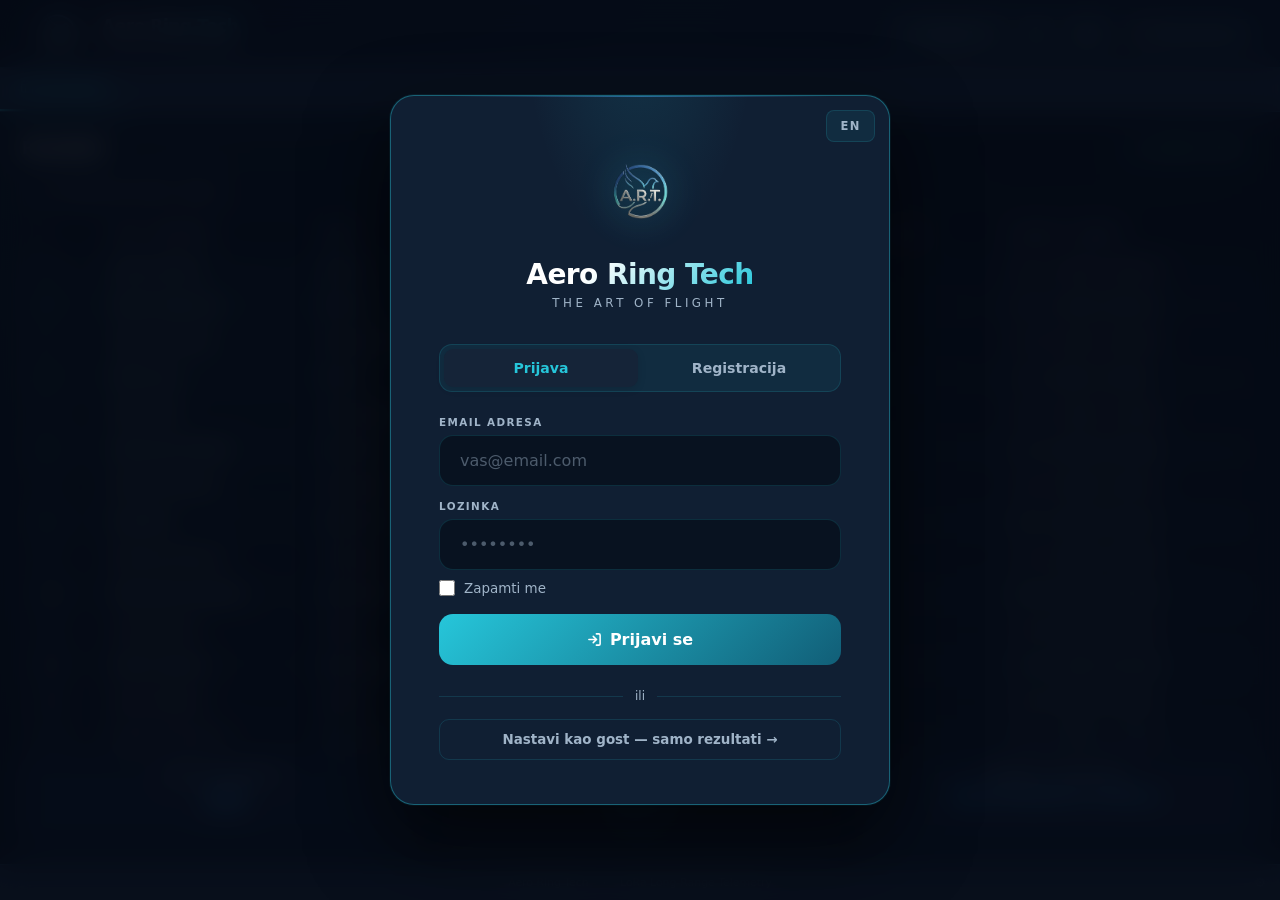
<file: index.html>
﻿<!DOCTYPE html>
<html lang="sr" data-theme="dark">
<head>
<meta charset="UTF-8">
<meta name="viewport" content="width=device-width, initial-scale=1.0, maximum-scale=1.0, user-scalable=no, viewport-fit=cover">
<title>ART - Aero Ring Tech</title>
<link rel="stylesheet" href="css/style.css">
</head>
<body>

<!-- ── HEADER ── -->
<header>
  <div class="brand">
    <img class="brand-logo" src="Logo.png" alt="ART">
    <div class="brand-text">
      <span class="brand-name">Aero Ring Tech</span>
      <span class="brand-sub">The Art of Flight</span>
    </div>
  </div>
  <div class="header-right">
    <!-- User chip (visible when logged in) -->
    <div class="user-chip" id="user-chip" style="display:none">
      <span class="role-badge" id="user-role-badge">admin</span>
      <span class="user-name" id="user-name">Administrator</span>
      <button class="hdr-btn btn-logout" id="btn-logout" title="Odjavi se">
        <svg width="15" height="15" viewBox="0 0 24 24" fill="none" stroke="currentColor" stroke-width="2.5" stroke-linecap="round"><path d="M9 21H5a2 2 0 0 1-2-2V5a2 2 0 0 1 2-2h4"/><polyline points="16 17 21 12 16 7"/><line x1="21" y1="12" x2="9" y2="12"/></svg>
      </button>
    </div>
    <!-- Login button (visible when NOT logged in) -->
    <button class="hdr-btn hdr-btn-login" id="btn-header-login" style="display:none" title="Prijavi se">
      <svg width="14" height="14" viewBox="0 0 24 24" fill="none" stroke="currentColor" stroke-width="2.5" stroke-linecap="round"><path d="M15 3h4a2 2 0 0 1 2 2v14a2 2 0 0 1-2 2h-4"/><polyline points="10 17 15 12 10 7"/><line x1="15" y1="12" x2="3" y2="12"/></svg>
      <span>Prijavi se</span>
    </button>
    <button class="hdr-btn" id="btn-theme" title="Toggle theme">
      <svg id="ico-moon" width="16" height="16" viewBox="0 0 24 24" fill="none" stroke="currentColor" stroke-width="2" stroke-linecap="round"><path d="M21 12.79A9 9 0 1 1 11.21 3 7 7 0 0 0 21 12.79z"/></svg>
      <svg id="ico-sun"  width="16" height="16" viewBox="0 0 24 24" fill="none" stroke="currentColor" stroke-width="2" stroke-linecap="round" style="display:none"><circle cx="12" cy="12" r="5"/><line x1="12" y1="1" x2="12" y2="3"/><line x1="12" y1="21" x2="12" y2="23"/><line x1="4.22" y1="4.22" x2="5.64" y2="5.64"/><line x1="18.36" y1="18.36" x2="19.78" y2="19.78"/><line x1="1" y1="12" x2="3" y2="12"/><line x1="21" y1="12" x2="23" y2="12"/><line x1="4.22" y1="19.78" x2="5.64" y2="18.36"/><line x1="18.36" y1="5.64" x2="19.78" y2="4.22"/></svg>
    </button>
    <button class="hdr-btn" id="btn-lang">EN</button>
    <div class="status-badge">
      <div class="dot" id="dot"></div>
      <span id="status-txt"></span>
    </div>
  </div>
</header>

<!-- ── NAV ── -->
<nav>
  <button class="nav-tab active" data-page="tracking">
    <svg width="15" height="15" viewBox="0 0 24 24" fill="none" stroke="currentColor" stroke-width="2" stroke-linecap="round"><polyline points="22 12 18 12 15 21 9 3 6 12 2 12"/></svg>
    <span class="nav-txt" data-i18n="navTracking"></span>
  </button>
  <button class="nav-tab" data-page="device">
    <svg width="15" height="15" viewBox="0 0 24 24" fill="none" stroke="currentColor" stroke-width="2" stroke-linecap="round"><path d="M6.5 6.5l11 11M6.5 17.5l11-11"/><path d="M12 2C6.48 2 2 6.48 2 12s4.48 10 10 10 10-4.48 10-10S17.52 2 12 2z" stroke-dasharray="2 2"/><path d="M4.93 4.93l14.14 14.14" style="display:none"/><path d="M8 3.93A9 9 0 0 1 20.07 16M15.73 20.56A9 9 0 0 1 3.44 8.27"/></svg>
    <span class="nav-txt" data-i18n="navDevice"></span>
  </button>
  <button class="nav-tab" data-page="rings">
    <svg width="15" height="15" viewBox="0 0 24 24" fill="none" stroke="currentColor" stroke-width="2" stroke-linecap="round"><circle cx="12" cy="12" r="9"/><circle cx="12" cy="12" r="3"/></svg>
    <span class="nav-txt" data-i18n="navRings"></span>
  </button>
  <button class="nav-tab" data-page="results">
    <svg width="15" height="15" viewBox="0 0 24 24" fill="none" stroke="currentColor" stroke-width="2" stroke-linecap="round"><rect x="3" y="3" width="18" height="18" rx="2"/><line x1="3" y1="9" x2="21" y2="9"/><line x1="9" y1="9" x2="9" y2="21"/></svg>
    <span class="nav-txt" data-i18n="navResults"></span>
  </button>
</nav>

<!-- ── PAGES ── -->
<div id="pages">

  <!-- PAGE 1: TRACKING -->
  <div class="page active" id="page-tracking">
    <div class="tracking-layout">
      <aside class="tracking-aside">
        <div>
          <div class="lbl" data-i18n="lblHeight"></div>
          <div class="height-card">
            <div class="h-num" id="h-val">—</div>
            <div class="h-unit" data-i18n="lblMeters"></div>
          </div>
        </div>
        <div>
          <div class="lbl" data-i18n="lblStats"></div>
          <div class="stats-row">
            <div class="stat-box"><div class="stat-label" data-i18n="lblMax"></div><div class="stat-val hi" id="max-val">—</div></div>
            <div class="stat-box"><div class="stat-label" data-i18n="lblMin"></div><div class="stat-val lo" id="min-val">—</div></div>
          </div>
        </div>
        <div class="controls-section">
          <div class="lbl" data-i18n="lblConn"></div>
          <div class="controls">
            <button class="btn-connect" id="btn-connect">
              <svg width="15" height="15" viewBox="0 0 24 24" fill="none" stroke="currentColor" stroke-width="2.5" stroke-linecap="round"><path d="M8 6L4 10l4 4M16 6l4 4-4 4M14 4l-4 16"/></svg>
              <span data-i18n="btnConnect"></span>
            </button>
            <button class="btn-disconnect" id="btn-disconnect" style="display:none">
              <svg width="13" height="13" viewBox="0 0 24 24" fill="none" stroke="currentColor" stroke-width="2.5" stroke-linecap="round"><line x1="18" y1="6" x2="6" y2="18"/><line x1="6" y1="6" x2="18" y2="18"/></svg>
              <span data-i18n="btnDisconnect"></span>
            </button>
            <button class="btn-sim" id="btn-sim">
              <svg id="sim-ico-play" width="13" height="13" viewBox="0 0 24 24" fill="none" stroke="currentColor" stroke-width="2" stroke-linecap="round"><polygon points="5 3 19 12 5 21 5 3"/></svg>
              <svg id="sim-ico-stop" width="13" height="13" viewBox="0 0 24 24" fill="none" stroke="currentColor" stroke-width="2.5" stroke-linecap="round" style="display:none"><rect x="6" y="4" width="4" height="16"/><rect x="14" y="4" width="4" height="16"/></svg>
              <span id="sim-btn-txt" data-i18n="btnSimStart"></span>
            </button>
            <button class="btn-reset" id="btn-reset" data-i18n="btnReset"></button>
          </div>
        </div>
      </aside>
      <div class="graph-panel">
        <div class="graph-hdr">
          <div class="lbl" style="margin:0" data-i18n="lblGraphTitle"></div>
          <div class="graph-meta">
            <span id="graph-legend" class="graph-legend"></span>
            <span id="pts-count"></span>
          </div>
        </div>
        <div class="graph-wrap"><canvas id="graph"></canvas></div>
      </div>
    </div>
  </div>

  <!-- PAGE 2: DEVICE -->
  <div class="page" id="page-device">
    <div class="page-scroll">
      <div class="page-inner">
        <div class="page-title" data-i18n="p2Title"></div>
        <div class="device-hero">
          <div class="device-img-wrap">
            <img class="device-img" src="Baza.png" alt="ART Base Device" onerror="this.style.display='none';this.parentElement.innerHTML+='<div style=\'color:var(--muted);font-size:.85rem\'>Baza.png</div>'">
          </div>
          <div class="device-status-row">
            <div class="dot" id="dot2"></div>
            <span id="p2-status-txt"></span>
          </div>
          <div class="device-conn-btns">
            <button class="dev-btn dev-btn-primary" id="p2-btn-connect">
              <svg width="15" height="15" viewBox="0 0 24 24" fill="none" stroke="currentColor" stroke-width="2.5" stroke-linecap="round"><path d="M8 6L4 10l4 4M16 6l4 4-4 4M14 4l-4 16"/></svg>
              <span data-i18n="btnConnect"></span>
            </button>
            <button class="dev-btn dev-btn-danger" id="p2-btn-disconnect" style="display:none">
              <svg width="13" height="13" viewBox="0 0 24 24" fill="none" stroke="currentColor" stroke-width="2.5" stroke-linecap="round"><line x1="18" y1="6" x2="6" y2="18"/><line x1="6" y1="6" x2="18" y2="18"/></svg>
              <span data-i18n="btnDisconnect"></span>
            </button>
          </div>
          <div class="lora-handshake-row" id="lora-handshake-row">
            <div class="dot" id="dot-lora"></div>
            <span id="lora-handshake-txt"></span>
          </div>
        </div>
        <div class="lbl" data-i18n="p2DevInfo"></div>
        <div class="info-grid">
          <div class="info-card">
            <div class="info-card-label" data-i18n="p2DevName"></div>
            <div class="info-card-val" id="dev-name">—</div>
          </div>
          <div class="info-card">
            <div class="info-card-label" data-i18n="p2Signal"></div>
            <div class="signal-bars" id="dev-signal">
              <div class="bar" style="height:5px"></div>
              <div class="bar" style="height:9px"></div>
              <div class="bar" style="height:13px"></div>
              <div class="bar" style="height:17px"></div>
            </div>
            <div style="font-size:.72rem;color:var(--muted);margin-top:4px" id="dev-signal-txt">—</div>
          </div>
          <div class="info-card">
            <div class="info-card-label" data-i18n="p2Battery"></div>
            <div class="info-card-val" id="dev-battery">—</div>
          </div>
        </div>
      </div>
    </div>
  </div>

  <!-- PAGE 3: RINGS -->
  <div class="page" id="page-rings">
    <div class="rings-layout">
      <!-- LEFT: reader + form -->
      <div class="rings-left">
        <div class="lbl" data-i18n="p3ReadSection"></div>
        <div class="ring-reader">
          <div class="ring-anim" id="ring-anim"><img src="Prsten.png" alt="prsten" style="width:48px;height:48px;object-fit:contain;"></div>
          <div class="ring-id-box" id="ring-id-display">— — —</div>
          <button class="dev-btn dev-btn-primary" id="btn-read-ring" style="padding:9px 20px;font-size:.82rem">
            <svg width="14" height="14" viewBox="0 0 24 24" fill="none" stroke="currentColor" stroke-width="2.5" stroke-linecap="round"><circle cx="11" cy="11" r="8"/><line x1="21" y1="21" x2="16.65" y2="16.65"/></svg>
            <span data-i18n="p3ReadBtn"></span>
          </button>
        </div>
        <div class="lbl" data-i18n="p3FormSection"></div>
        <div class="form-block">
          <div class="form-row"><label data-i18n="p3FirstName"></label><input id="ring-first" type="text"></div>
          <div class="form-row"><label data-i18n="p3LastName"></label><input id="ring-last" type="text"></div>
          <div class="form-row"><label data-i18n="p3Club"></label><input id="ring-club" type="text"></div>
          <button class="btn-save-ring" id="btn-save-ring" disabled>
            <span data-i18n="p3SaveBtn"></span>
          </button>
        </div>
      </div>
      <!-- RIGHT: session + programmed list -->
      <div class="rings-right">
        <div class="lbl" data-i18n="p3SessionSection"></div>
        <div class="rings-table-wrap rings-session-wrap">
          <table class="data-table" id="session-rings-table">
            <thead>
              <tr>
                <th data-i18n="p3SessionColID"></th>
                <th data-i18n="p3SessionColSlot"></th>
                <th data-i18n="p3SessionColTime"></th>
                <th></th>
              </tr>
            </thead>
            <tbody id="session-rings-tbody"></tbody>
          </table>
        </div>
        <p class="session-hint" data-i18n="p3SessionHint"></p>
        <div class="lbl" data-i18n="p3ListSection"></div>
        <div class="rings-table-wrap">
          <table class="data-table" id="rings-table">
            <thead>
              <tr>
                <th data-i18n="p3ColID"></th>
                <th data-i18n="p3ColName"></th>
                <th data-i18n="p3ColClub"></th>
                <th data-i18n="p3ColTime"></th>
                <th></th>
              </tr>
            </thead>
            <tbody id="rings-tbody"></tbody>
          </table>
        </div>
      </div>
    </div>
  </div>

  <!-- PAGE 4: RESULTS -->
  <div class="page" id="page-results">
    <div class="results-layout">
      <div class="results-toolbar">
        <span class="results-title" data-i18n="p4Title"></span>
        <button class="toolbar-btn tbtn-add" id="btn-add-result">
          <svg width="14" height="14" viewBox="0 0 24 24" fill="none" stroke="currentColor" stroke-width="2.5" stroke-linecap="round"><line x1="12" y1="5" x2="12" y2="19"/><line x1="5" y1="12" x2="19" y2="12"/></svg>
          <span data-i18n="p4Add"></span>
        </button>
        <button class="toolbar-btn tbtn-csv" id="btn-export-csv">
          <svg width="14" height="14" viewBox="0 0 24 24" fill="none" stroke="currentColor" stroke-width="2.5" stroke-linecap="round"><path d="M21 15v4a2 2 0 0 1-2 2H5a2 2 0 0 1-2-2v-4"/><polyline points="7 10 12 15 17 10"/><line x1="12" y1="15" x2="12" y2="3"/></svg>
          <span data-i18n="p4Export"></span>
        </button>
        <button class="toolbar-btn tbtn-del" id="btn-del-results">
          <svg width="14" height="14" viewBox="0 0 24 24" fill="none" stroke="currentColor" stroke-width="2.5" stroke-linecap="round"><polyline points="3 6 5 6 21 6"/><path d="M19 6l-1 14a2 2 0 0 1-2 2H8a2 2 0 0 1-2-2L5 6"/><path d="M10 11v6M14 11v6"/></svg>
          <span data-i18n="p4DeleteAll"></span>
        </button>
      </div>
      <div class="results-controls">
        <div class="res-search-wrap">
          <svg class="res-search-icon" width="15" height="15" viewBox="0 0 24 24" fill="none" stroke="currentColor" stroke-width="2.2" stroke-linecap="round" stroke-linejoin="round"><circle cx="11" cy="11" r="8"/><line x1="21" y1="21" x2="16.65" y2="16.65"/></svg>
          <input class="res-search-input" id="res-search" type="text" autocomplete="off" spellcheck="false" data-i18n-ph="p4SearchPlaceholder">
          <button class="res-search-clear" id="res-search-clear">✕</button>
        </div>
        <div class="res-sort-pills">
          <button class="sort-pill" data-qsort="newest" data-i18n="p4SortNewest"></button>
          <button class="sort-pill" data-qsort="longest" data-i18n="p4SortLongest"></button>
          <button class="sort-pill" data-qsort="highest" data-i18n="p4SortHighest"></button>
        </div>
      </div>
      <div class="tbl-wrap">
        <table class="results-table" id="results-table">
          <thead>
            <tr>
              <th data-i18n="p4ColNum"></th>
              <th class="sortable" data-sort="name" data-i18n="p4ColName"></th>
              <th class="sortable" data-sort="club" data-i18n="p4ColClub"></th>
              <th class="sortable" data-sort="duration" data-i18n="p4ColDuration"></th>
              <th class="sortable" data-sort="maxH" data-i18n="p4ColMaxH"></th>
              <th class="sortable" data-sort="avgH" data-i18n="p4ColAvgH"></th>
              <th class="sortable" data-sort="datetime" data-i18n="p4ColDT"></th>
              <th></th>
            </tr>
          </thead>
          <tbody id="results-tbody"></tbody>
        </table>
      </div>
      <div class="summary-strip">
        <div class="sum-card"><div class="sum-label" data-i18n="p4Total"></div><div class="sum-val" id="sum-total">0</div></div>
        <div class="sum-card"><div class="sum-label" data-i18n="p4AvgMax"></div><div class="sum-val" id="sum-avg">—</div><div class="sum-sub">m</div></div>
        <div class="sum-card"><div class="sum-label" data-i18n="p4Best"></div><div class="sum-val" id="sum-best" style="font-size:.95rem">—</div></div>
      </div>
    </div>
  </div>

</div><!-- /#pages -->

<!-- ── FOOTER ── -->
<footer>
  <span>Aero Ring Tech</span><span>·</span>
  <span>LoRa Long-Range Telemetry</span>
  <a class="emu-launch-link" href="emulator.html" target="_blank" title="Open Hardware Emulator (dev)">⚙</a>
</footer>

<!-- ── MODAL: Add Result ── -->
<div class="modal-overlay" id="modal">
  <div class="modal-box">
    <div class="modal-title" data-i18n="modalTitle"></div>
    <div class="modal-fields">
      <div class="modal-row"><label data-i18n="p4ColName"></label><input id="m-name" type="text"></div>
      <div class="modal-row"><label data-i18n="p4ColClub"></label><input id="m-club" type="text"></div>
      <div class="modal-row"><label data-i18n="modalDuration"></label><input id="m-dur" type="text" placeholder="00:00:00"></div>
      <div class="modal-row"><label data-i18n="p4ColMaxH"></label><input id="m-max" type="number" step="0.1" min="0"></div>
      <div class="modal-row"><label data-i18n="p4ColAvgH"></label><input id="m-avg" type="number" step="0.1" min="0"></div>
    </div>
    <div class="modal-btns">
      <button class="modal-cancel" id="modal-cancel" data-i18n="modalCancel"></button>
      <button class="modal-save"   id="modal-save"   data-i18n="modalSave"></button>
    </div>
  </div>
</div>

<div id="toast"></div>

<!-- ── LOGIN OVERLAY ── -->
<div class="login-overlay" id="login-overlay">
  <div class="login-card">
    <button class="login-lang-btn" id="login-lang-btn">EN</button>
    <img class="login-logo" src="Logo.png" alt="ART Logo">
    <div class="login-brand">Aero Ring Tech</div>
    <div class="login-tagline">The Art of Flight</div>

    <!-- ── Tab switcher ── -->
    <div class="login-tabs" role="tablist">
      <button class="login-tab active" id="tab-login"    data-tab="login"    role="tab" data-i18n="tabLogin">Prijava</button>
      <button class="login-tab"        id="tab-register" data-tab="register" role="tab" data-i18n="tabRegister">Registracija</button>
    </div>

    <!-- ── LOGIN FORM ── -->
    <form id="login-form" class="login-form tab-pane active" autocomplete="on" novalidate>
      <div class="login-field">
        <label for="login-email" data-i18n="fldEmail">Email adresa</label>
        <input type="email" id="login-email" placeholder="vas@email.com" autocomplete="email" required>
      </div>
      <div class="login-field">
        <label for="login-pass" data-i18n="fldPassword">Lozinka</label>
        <input type="password" id="login-pass" placeholder="••••••••" autocomplete="current-password" required>
      </div>
      <div class="login-remember-row">
        <input type="checkbox" id="login-remember" class="login-remember-chk">
        <label for="login-remember" data-i18n="rememberMe">Zapamti me</label>
      </div>
      <div class="login-msg login-error" id="login-error"></div>
      <button type="submit" class="login-submit" id="login-btn">
        <svg width="15" height="15" viewBox="0 0 24 24" fill="none" stroke="currentColor" stroke-width="2.5" stroke-linecap="round"><path d="M15 3h4a2 2 0 0 1 2 2v14a2 2 0 0 1-2 2h-4"/><polyline points="10 17 15 12 10 7"/><line x1="15" y1="12" x2="3" y2="12"/></svg>
        <span data-i18n="btnLogin">Prijavi se</span>
      </button>
    </form>

    <!-- ── REGISTER FORM ── -->
    <form id="register-form" class="login-form tab-pane" autocomplete="on" novalidate>
      <div class="login-field">
        <label for="reg-name" data-i18n="fldFullName">Ime i prezime</label>
        <input type="text" id="reg-name" autocomplete="name" required>
      </div>
      <div class="login-field">
        <label for="reg-email" data-i18n="fldEmail">Email adresa</label>
        <input type="email" id="reg-email" autocomplete="email" required>
      </div>
      <div class="reg-fields-row">
        <div class="login-field">
          <label for="reg-pass" data-i18n="fldPassword">Lozinka</label>
          <input type="password" id="reg-pass" autocomplete="new-password" required>
        </div>
        <div class="login-field">
          <label for="reg-confirm" data-i18n="fldConfirm">Potvrda lozinke</label>
          <input type="password" id="reg-confirm" autocomplete="new-password" required>
        </div>
      </div>
      <div class="login-field">
        <label for="reg-club" data-i18n="fldClub">Naziv kluba <span class="opt-tag" data-i18n="fldOptional">(opciono)</span></label>
        <input type="text" id="reg-club" autocomplete="organization">
      </div>
      <div class="login-field">
        <label for="reg-role" data-i18n="fldRole">Uloga</label>
        <select id="reg-role" class="login-select">
          <option value="admin"  data-i18n="roleAdmin">Administrator</option>
          <option value="club"   data-i18n="roleClub">Klub</option>
          <option value="viewer" data-i18n="roleViewer" selected>Gledalac</option>
        </select>
      </div>
      <div class="login-msg login-error"   id="reg-error"></div>
      <div class="login-msg login-success" id="reg-success"></div>
      <button type="submit" class="login-submit" id="reg-btn">
        <svg width="15" height="15" viewBox="0 0 24 24" fill="none" stroke="currentColor" stroke-width="2.5" stroke-linecap="round"><path d="M16 21v-2a4 4 0 0 0-4-4H6a4 4 0 0 0-4 4v2"/><circle cx="9" cy="7" r="4"/><line x1="19" y1="8" x2="19" y2="14"/><line x1="22" y1="11" x2="16" y2="11"/></svg>
        <span data-i18n="btnRegister">Registruj se</span>
      </button>
    </form>

    <div class="login-divider"><span data-i18n="dividerOr">ili</span></div>
    <button class="login-guest-btn" id="login-guest">
      <span data-i18n="btnGuest">Nastavi kao gost — samo rezultati →</span>
    </button>
  </div>
</div>

<!-- ── MODAL: Detail View ── -->
<div class="modal-overlay" id="detail-modal">
  <div class="modal-box detail-modal-box">
    <div class="detail-hdr">
      <div class="detail-hdr-left">
        <div class="det-name" id="det-competitor">—</div>
        <div class="det-club" id="det-club">—</div>
      </div>
      <div class="detail-hdr-right">
        <div class="det-dt" id="det-datetime">—</div>
        <button class="btn-detail-close" id="btn-detail-close">✕</button>
      </div>
    </div>
    <div class="detail-chart-section">
      <div class="detail-chart-title" data-i18n="detChartTitle">Altitude Profile — Full Flight</div>
      <div class="detail-chart-wrap"><canvas id="detail-chart"></canvas></div>
    </div>
    <div class="detail-tbl-section">
      <div class="detail-tbl-title" data-i18n="detPigeonsTitle">Race Participants</div>
      <div class="tbl-wrap">
        <table class="detail-table">
          <thead><tr>
            <th data-i18n="detColName">Pigeon</th>
            <th data-i18n="detColDuration">Duration</th>
            <th data-i18n="detColAbove800">Time Above 800m</th>
            <th data-i18n="detColMaxH">Max Altitude (m)</th>
            <th data-i18n="detColValid">Valid Flight</th>
          </tr></thead>
          <tbody id="detail-tbody"></tbody>
        </table>
      </div>
    </div>
  </div>
</div>

<script src="js/auth.js"></script>
<script src="js/app.js"></script>
</body>
</html>
</file>
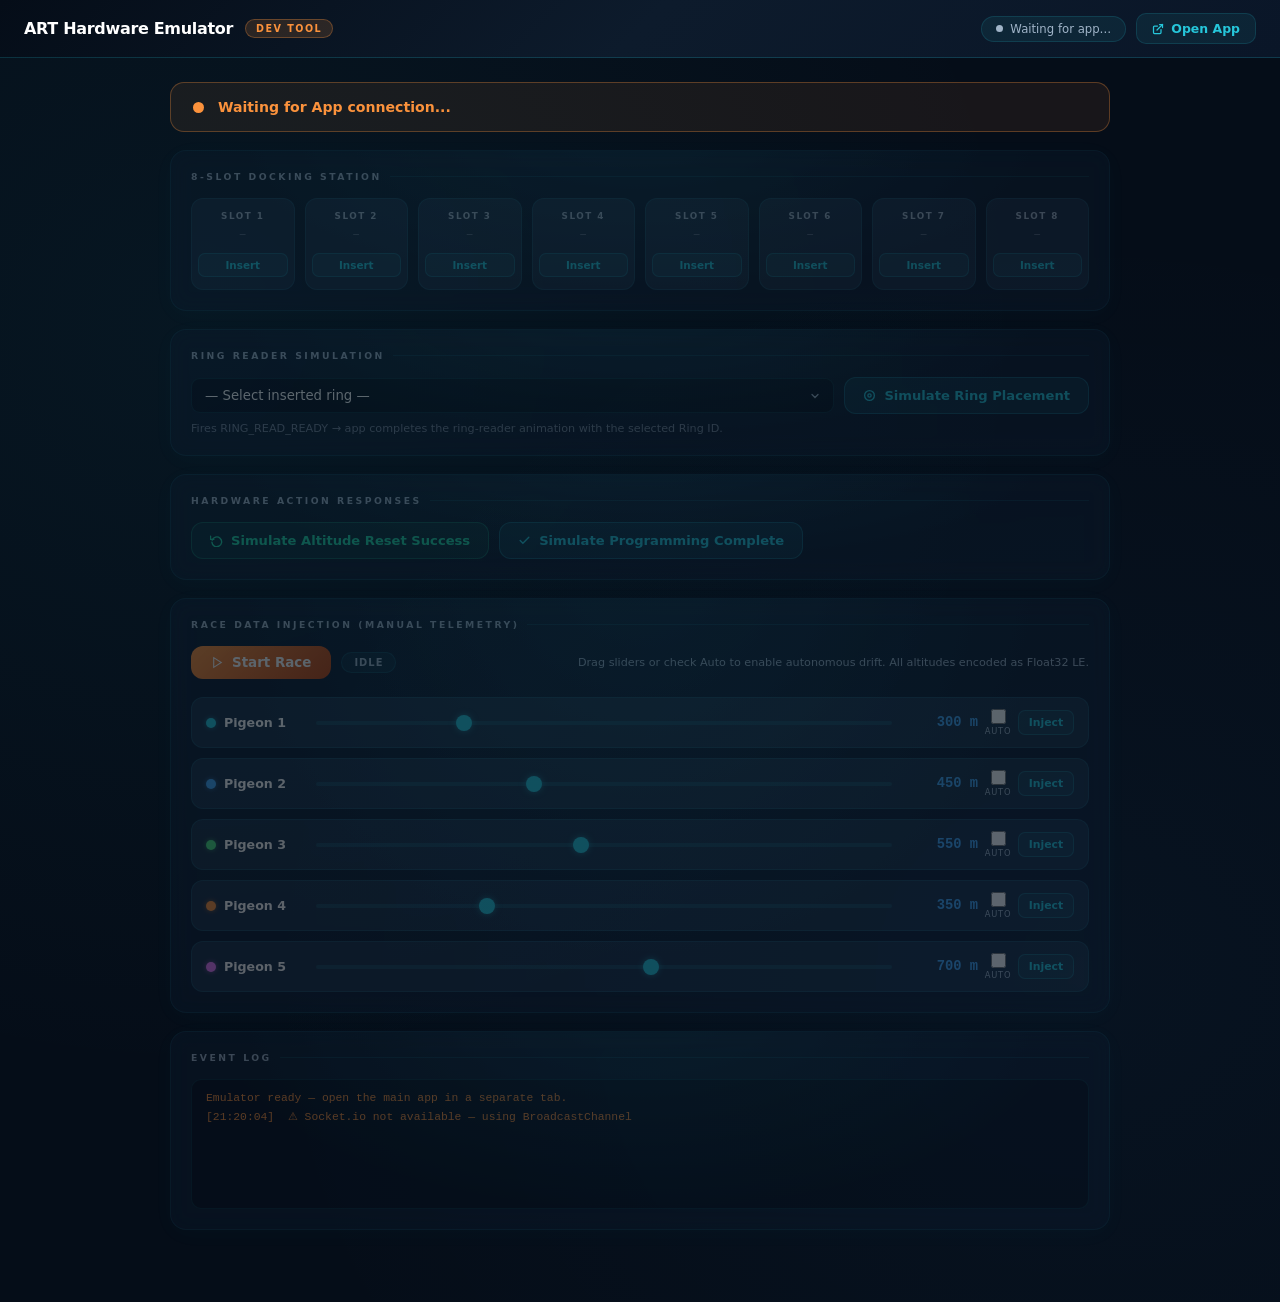
<file: emulator.html>
<!DOCTYPE html>
<html lang="en" data-theme="dark">
<head>
<meta charset="UTF-8">
<meta name="viewport" content="width=device-width, initial-scale=1.0, maximum-scale=1.0, user-scalable=no, viewport-fit=cover">
<title>ART Hardware Emulator</title>
<style>
/* ── Design tokens (dark-only, self-contained) ────────────────────────────── */
*, *::before, *::after { margin:0; padding:0; box-sizing:border-box; }
:root {
  --bg:          #050D18;
  --surface:     #1C2F46;
  --card:        rgba(16,31,51,0.85);
  --card-solid:  #101F33;
  --border:      rgba(38,198,218,0.15);
  --border-h:    rgba(38,198,218,0.40);
  --accent:      #26C6DA;
  --accent2:     #42A5F5;
  --teal:        #26C6DA;
  --teal2:       #115E77;
  --a-glow:      rgba(38,198,218,0.18);
  --a-glow2:     rgba(38,198,218,0.08);
  --text:        #FFFFFF;
  --muted:       #A0B4C8;
  --green:       #22d3a5;
  --green-g:     rgba(34,211,165,0.25);
  --red:         #f87171;
  --orange:      #fb923c;
  --card-shadow: 0 4px 24px rgba(38,198,218,0.08);
  --inp-shadow:  0 0 0 2px rgba(38,198,218,0.18);
  --inp-bg:      rgba(5,13,24,0.65);
  --hdr-bg:      linear-gradient(135deg,#050D18 0%,#0D1B2C 50%,#0A1628 100%);
  --hdr-border:  rgba(38,198,218,0.20);
  --panel-glow:  radial-gradient(ellipse at 50% -10%, rgba(38,198,218,0.14) 0%, transparent 65%);
  --btn-glow:    0 0 20px rgba(38,198,218,0.45), 0 0 40px rgba(38,198,218,0.18);
}
@keyframes blink { 0%,100%{opacity:1} 50%{opacity:.25} }
@keyframes fadeIn { from{opacity:0;transform:translateY(4px)} to{opacity:1;transform:translateY(0)} }

html, body { min-height:100vh; background:var(--bg); color:var(--text); font-family:'Segoe UI',system-ui,sans-serif; }
body {
  background-image:
    radial-gradient(ellipse at 15% 25%, rgba(38,198,218,0.05) 0%, transparent 55%),
    radial-gradient(ellipse at 85% 75%, rgba(66,165,245,0.04) 0%, transparent 55%);
  padding-bottom: 48px;
}

/* ── Header ──────────────────────────────────────────────────────────────── */
.emu-header {
  display:flex; align-items:center; justify-content:space-between;
  padding:0 24px; height:58px;
  background:var(--hdr-bg); border-bottom:1px solid var(--hdr-border);
  position:sticky; top:0; z-index:100;
}
.emu-header-left { display:flex; align-items:center; gap:12px; }
.emu-title { font-weight:800; font-size:1rem; letter-spacing:-0.02em; }
.emu-dev-badge {
  font-size:.6rem; font-weight:700; text-transform:uppercase; letter-spacing:1.5px;
  padding:3px 10px; border-radius:999px;
  background:rgba(251,146,60,.14); color:var(--orange);
  border:1px solid rgba(251,146,60,.30);
}
.emu-header-right { display:flex; align-items:center; gap:10px; }
.conn-pill {
  display:flex; align-items:center; gap:7px;
  font-size:.73rem; color:var(--muted);
  padding:5px 14px; border-radius:999px;
  background:var(--a-glow2); border:1px solid var(--border);
}
.conn-dot {
  width:7px; height:7px; border-radius:50%; background:var(--muted); flex-shrink:0;
  transition:background .4s, box-shadow .4s;
}
.conn-dot.live {
  background:var(--green);
  box-shadow:0 0 0 2px var(--green-g), 0 0 8px var(--green);
  animation:blink 2.5s ease-in-out infinite;
}
.btn-open-app {
  display:flex; align-items:center; gap:7px;
  padding:7px 15px; border-radius:10px;
  background:var(--a-glow2); border:1px solid var(--border);
  color:var(--accent); font-size:.78rem; font-weight:600;
  cursor:pointer; font-family:inherit; text-decoration:none;
  transition:background .2s, border-color .2s, box-shadow .2s;
}
.btn-open-app:hover { background:var(--a-glow); border-color:var(--border-h); box-shadow:0 0 14px rgba(38,198,218,.18); }

/* ── Body layout ─────────────────────────────────────────────────────────── */
.emu-body { max-width:980px; margin:0 auto; padding:24px 20px; display:flex; flex-direction:column; gap:18px; animation:fadeIn .25s ease; }

/* ── Section cards ────────────────────────────────────────────────────────── */
.emu-card {
  background:var(--card); border:1px solid var(--border); border-radius:16px;
  padding:20px; backdrop-filter:blur(10px); box-shadow:var(--card-shadow);
  position:relative; overflow:hidden;
}
.emu-card::before {
  content:''; position:absolute; inset:0; pointer-events:none;
  background:var(--panel-glow);
}
.emu-sec-label {
  font-size:.58rem; font-weight:700; text-transform:uppercase;
  letter-spacing:2.5px; color:var(--muted); margin-bottom:16px;
  display:flex; align-items:center; gap:8px;
}
.emu-sec-label::after { content:''; flex:1; height:1px; background:var(--border); }
.hint-txt { font-size:.7rem; color:var(--muted); margin-top:8px; opacity:.7; }

/* ── 8-Slot Dock ─────────────────────────────────────────────────────────── */
.slot-grid {
  display:grid; grid-template-columns:repeat(8,1fr); gap:10px;
}
@media (max-width:700px) { .slot-grid { grid-template-columns:repeat(4,1fr); } }
@media (max-width:420px) { .slot-grid { grid-template-columns:repeat(2,1fr); } }

.slot-card {
  background:var(--surface); border:1px solid var(--border); border-radius:12px;
  padding:12px 6px; display:flex; flex-direction:column; align-items:center; gap:8px;
  text-align:center; transition:border-color .25s, box-shadow .25s;
}
.slot-card.occupied {
  border-color:rgba(38,198,218,.45);
  box-shadow:0 0 14px rgba(38,198,218,.12);
}
.slot-num { font-size:.55rem; font-weight:700; text-transform:uppercase; letter-spacing:1.5px; color:var(--muted); }
.slot-id {
  font-size:.6rem; font-family:monospace; font-weight:700;
  color:var(--accent); min-height:16px; line-height:1.3; word-break:break-all;
}
.slot-id.empty { color:var(--muted); opacity:.45; }
.slot-btn {
  padding:5px 8px; border-radius:7px; border:none;
  font-size:.65rem; font-weight:600; cursor:pointer; font-family:inherit;
  transition:background .15s, color .15s, transform .1s;
  width:100%;
}
.slot-btn:active { transform:scale(.93); }
.slot-btn.insert { background:rgba(38,198,218,.10); color:var(--accent); border:1px solid rgba(38,198,218,.25); }
.slot-btn.insert:hover { background:rgba(38,198,218,.22); border-color:var(--accent); }
.slot-btn.remove { background:rgba(248,113,113,.10); color:var(--red); border:1px solid rgba(248,113,113,.25); }
.slot-btn.remove:hover { background:rgba(248,113,113,.20); border-color:var(--red); }

/* ── Ring reader ──────────────────────────────────────────────────────────── */
.reader-row { display:flex; align-items:center; gap:10px; flex-wrap:wrap; }
.emu-select {
  flex:1; min-width:180px;
  background:var(--inp-bg); border:1px solid var(--border); border-radius:9px;
  padding:9px 13px; color:var(--text); font-size:.83rem; font-family:inherit;
  transition:border-color .2s, box-shadow .2s; cursor:pointer;
  appearance:none;
  background-image:url("data:image/svg+xml,%3Csvg xmlns='http://www.w3.org/2000/svg' width='12' height='12' viewBox='0 0 24 24' fill='none' stroke='%23a0b4c8' stroke-width='2.5' stroke-linecap='round'%3E%3Cpolyline points='6 9 12 15 18 9'/%3E%3C/svg%3E");
  background-repeat:no-repeat; background-position:right 12px center; padding-right:34px;
}
.emu-select:focus { outline:none; border-color:var(--accent); box-shadow:var(--inp-shadow); }
.emu-select option { background:var(--card-solid); color:var(--text); }

/* ── Generic action buttons ────────────────────────────────────────────── */
.hw-row { display:flex; gap:10px; flex-wrap:wrap; }
.hw-btn {
  display:flex; align-items:center; gap:8px;
  padding:10px 18px; border-radius:12px; border:none;
  font-size:.82rem; font-weight:600; cursor:pointer; font-family:inherit;
  transition:box-shadow .2s, transform .1s, background .15s;
}
.hw-btn:active { transform:scale(.96); }
.hw-btn-teal  { background:rgba(38,198,218,.12); color:var(--accent); border:1px solid rgba(38,198,218,.28); }
.hw-btn-teal:hover  { background:rgba(38,198,218,.24); border-color:var(--accent); box-shadow:0 0 16px rgba(38,198,218,.2); }
.hw-btn-green { background:rgba(34,211,165,.10); color:var(--green); border:1px solid rgba(34,211,165,.28); }
.hw-btn-green:hover { background:rgba(34,211,165,.22); border-color:var(--green); box-shadow:0 0 16px rgba(34,211,165,.2); }

/* ── Race telemetry ────────────────────────────────────────────────────── */
.race-top {
  display:flex; align-items:center; justify-content:space-between; gap:12px;
  margin-bottom:18px; flex-wrap:wrap;
}
.race-toggle {
  display:flex; align-items:center; gap:8px;
  padding:9px 20px; border-radius:12px; border:none;
  font-size:.84rem; font-weight:600; cursor:pointer; font-family:inherit;
  transition:box-shadow .2s, transform .1s, background .2s;
}
.race-toggle:active { transform:scale(.96); }
.race-toggle.start { background:linear-gradient(135deg,var(--orange) 0%,#c2410c 100%); color:#fff; }
.race-toggle.start:hover { box-shadow:0 0 22px rgba(251,146,60,.45); transform:translateY(-1px); }
.race-toggle.stop { background:transparent; color:var(--orange); border:1px solid rgba(251,146,60,.40); }
.race-toggle.stop:hover { background:rgba(251,146,60,.12); border-color:var(--orange); }

.race-badge {
  font-size:.62rem; font-weight:700; text-transform:uppercase; letter-spacing:1px;
  padding:4px 12px; border-radius:999px;
  background:var(--a-glow2); color:var(--muted); border:1px solid var(--border);
  transition:background .2s, color .2s, border-color .2s;
}
.race-badge.live {
  background:rgba(251,146,60,.12); color:var(--orange); border-color:rgba(251,146,60,.38);
  animation:blink 2s ease-in-out infinite;
}

.pigeon-rows { display:flex; flex-direction:column; gap:10px; }
.pigeon-row {
  display:grid; grid-template-columns:100px 1fr 76px 20px 56px;
  align-items:center; gap:10px;
  background:var(--surface); border:1px solid var(--border);
  border-radius:12px; padding:11px 14px;
  transition:border-color .2s, box-shadow .2s;
}
.pigeon-row.has-data { border-color:rgba(38,198,218,.30); }
.pig-lbl { display:flex; align-items:center; gap:8px; font-size:.79rem; font-weight:600; }
.pig-dot { width:10px; height:10px; border-radius:50%; flex-shrink:0; }
.pig-slider {
  width:100%; appearance:none; height:4px; border-radius:2px;
  background:var(--border); outline:none; cursor:pointer;
}
.pig-slider::-webkit-slider-thumb {
  appearance:none; width:16px; height:16px; border-radius:50%;
  background:var(--accent); cursor:pointer;
  box-shadow:0 0 6px rgba(38,198,218,.5);
  transition:box-shadow .15s;
}
.pig-slider::-webkit-slider-thumb:hover { box-shadow:0 0 12px rgba(38,198,218,.75); }
.pig-slider::-moz-range-thumb {
  width:16px; height:16px; border-radius:50%; border:none;
  background:var(--accent); cursor:pointer;
}
.pig-alt { font-size:.86rem; font-weight:700; font-variant-numeric:tabular-nums; color:var(--accent2); text-align:right; font-family:monospace; }
.pig-auto-wrap { display:flex; flex-direction:column; align-items:center; gap:2px; }
.pig-auto-chk { width:15px; height:15px; cursor:pointer; accent-color:var(--accent); }
.pig-auto-lbl { font-size:.52rem; color:var(--muted); text-transform:uppercase; letter-spacing:.8px; }
.pig-inject {
  padding:5px 8px; border-radius:7px; border:1px solid rgba(38,198,218,.25);
  background:rgba(38,198,218,.08); color:var(--accent);
  font-size:.68rem; font-weight:600; cursor:pointer; font-family:inherit;
  transition:background .15s, border-color .15s;
  white-space:nowrap;
}
.pig-inject:hover { background:rgba(38,198,218,.20); border-color:var(--accent); }
.pig-inject:active { transform:scale(.93); }

/* ── Event log ───────────────────────────────────────────────────────────── */
.emu-log {
  background:var(--inp-bg); border:1px solid var(--border); border-radius:10px;
  padding:10px 14px; font-family:monospace; font-size:.71rem; color:var(--muted);
  height:130px; overflow-y:auto; display:flex; flex-direction:column; gap:1px;
}
.emu-log::-webkit-scrollbar { width:3px; }
.emu-log::-webkit-scrollbar-thumb { background:rgba(38,198,218,.2); border-radius:2px; }
.log-e { line-height:1.55; white-space:pre; }
.log-e.out  { color:var(--accent); }
.log-e.recv { color:var(--green); }
.log-e.warn { color:var(--orange); }

/* ── LoRa handshake status banner ───────────────────────────────────── */
.emu-lora-banner {
  display:flex; align-items:center; gap:14px;
  padding:16px 22px; border-radius:14px;
  background:rgba(251,146,60,0.08); border:1px solid rgba(251,146,60,0.30);
  font-size:.88rem; font-weight:600; color:var(--orange);
}
.emu-lora-banner.connected {
  background:rgba(34,211,165,0.08); border-color:rgba(34,211,165,0.30);
  color:var(--green);
}
.lora-banner-dot {
  width:11px; height:11px; border-radius:50%;
  background:var(--orange); flex-shrink:0;
  animation:blink 2s ease-in-out infinite;
}
.emu-lora-banner.connected .lora-banner-dot {
  background:var(--green);
  box-shadow:0 0 0 3px var(--green-g), 0 0 10px var(--green);
  animation:none;
}
.emu-body.locked .emu-card { opacity:0.35; pointer-events:none; user-select:none; }

/* ── Mobile Responsive ─────────────────────────────────────────────── */
@media (max-width:768px) {
  body { padding-bottom:20px; overflow-x:hidden; }
  .emu-header { padding:0 14px; height:auto; min-height:52px; flex-wrap:wrap; gap:8px; padding-top:8px; padding-bottom:8px; }
  .emu-title { font-size:.9rem; }
  .emu-header-right { gap:7px; }
  .conn-pill { padding:4px 10px; font-size:.68rem; }
  .btn-open-app { padding:6px 11px; font-size:.72rem; }
  .emu-body { padding:16px 14px; gap:14px; }
  .emu-card { padding:16px; border-radius:12px; }
  .hw-row { gap:8px; flex-direction:column; }
  .hw-btn { min-height:44px; padding:10px 14px; font-size:.78rem; width:100%; justify-content:center; }
  .emu-log { height:160px; font-size:.68rem; }
  .reader-row { flex-direction:column; gap:10px; align-items:stretch; }
  .emu-select { min-height:44px; width:100%; }
  .race-toggle { min-height:44px; padding:10px 16px; }
  .race-top p { display:none; }

  /* Pigeon rows: 2-column stacked layout */
  .pigeon-row {
    grid-template-columns:1fr auto;
    grid-template-rows:auto auto auto;
    gap:8px 12px;
    align-items:center;
  }
  .pig-lbl    { grid-column:1; grid-row:1; }
  .pig-alt    { grid-column:2; grid-row:1; }
  .pig-slider { grid-column:1 / -1; grid-row:2; height:6px; }
  .pig-slider::-webkit-slider-thumb { width:22px; height:22px; }
  .pig-slider::-moz-range-thumb    { width:22px; height:22px; }
  .pig-auto-wrap { grid-column:1; grid-row:3; flex-direction:row; gap:7px; align-items:center; }
  .pig-auto-chk  { width:18px; height:18px; }
  .pig-inject    { grid-column:2; grid-row:3; min-height:36px; padding:6px 10px; }
}

@media (max-width:480px) {
  .emu-header { padding:8px 10px; }
  .emu-body { padding:12px 10px; }
  .slot-grid { gap:7px; }
  .slot-card { padding:10px 4px; }
  .emu-lora-banner { padding:12px 16px; font-size:.82rem; }
}
</style>
</head>
<body>

<!-- ── Header ── -->
<div class="emu-header">
  <div class="emu-header-left">
    <span class="emu-title">ART Hardware Emulator</span>
    <span class="emu-dev-badge">DEV TOOL</span>
  </div>
  <div class="emu-header-right">
    <div class="conn-pill">
      <div class="conn-dot" id="conn-dot"></div>
      <span id="conn-label">Waiting for app…</span>
    </div>
    <a class="btn-open-app" href="index.html" target="_blank">
      <svg width="12" height="12" viewBox="0 0 24 24" fill="none" stroke="currentColor" stroke-width="2.5" stroke-linecap="round"><path d="M18 13v6a2 2 0 0 1-2 2H5a2 2 0 0 1-2-2V8a2 2 0 0 1 2-2h6"/><polyline points="15 3 21 3 21 9"/><line x1="10" y1="14" x2="21" y2="3"/></svg>
      Open App
    </a>
  </div>
</div>

<div class="emu-body locked">

  <!-- LoRa Handshake Status Banner -->
  <div class="emu-lora-banner" id="emu-lora-banner">
    <div class="lora-banner-dot" id="lora-banner-dot"></div>
    <span id="lora-banner-txt">Waiting for App connection...</span>
  </div>

  <!-- 1. Docking Station -->
  <div class="emu-card">
    <div class="emu-sec-label">8-Slot Docking Station</div>
    <div class="slot-grid" id="slot-grid"></div>
  </div>

  <!-- 2. Ring Reader -->
  <div class="emu-card">
    <div class="emu-sec-label">Ring Reader Simulation</div>
    <div class="reader-row">
      <select class="emu-select" id="reader-select">
        <option value="">— Select inserted ring —</option>
      </select>
      <button class="hw-btn hw-btn-teal" id="btn-place-ring">
        <svg width="13" height="13" viewBox="0 0 24 24" fill="none" stroke="currentColor" stroke-width="2.5" stroke-linecap="round"><circle cx="12" cy="12" r="9"/><circle cx="12" cy="12" r="3"/></svg>
        Simulate Ring Placement
      </button>
    </div>
    <p class="hint-txt">Fires RING_READ_READY → app completes the ring-reader animation with the selected Ring ID.</p>
  </div>

  <!-- 3. Hardware Actions -->
  <div class="emu-card">
    <div class="emu-sec-label">Hardware Action Responses</div>
    <div class="hw-row">
      <button class="hw-btn hw-btn-green" id="btn-alt-reset">
        <svg width="13" height="13" viewBox="0 0 24 24" fill="none" stroke="currentColor" stroke-width="2.5" stroke-linecap="round"><polyline points="1 4 1 10 7 10"/><path d="M3.51 15a9 9 0 1 0 .49-3.51"/></svg>
        Simulate Altitude Reset Success
      </button>
      <button class="hw-btn hw-btn-teal" id="btn-prog-done">
        <svg width="13" height="13" viewBox="0 0 24 24" fill="none" stroke="currentColor" stroke-width="2.5" stroke-linecap="round"><polyline points="20 6 9 17 4 12"/></svg>
        Simulate Programming Complete
      </button>
    </div>
  </div>

  <!-- 4. Race Telemetry -->
  <div class="emu-card">
    <div class="emu-sec-label">Race Data Injection (Manual Telemetry)</div>
    <div class="race-top">
      <div style="display:flex;align-items:center;gap:10px">
        <button class="race-toggle start" id="btn-race">
          <svg id="race-play" width="13" height="13" viewBox="0 0 24 24" fill="none" stroke="currentColor" stroke-width="2" stroke-linecap="round"><polygon points="5 3 19 12 5 21 5 3"/></svg>
          <svg id="race-stop" width="13" height="13" viewBox="0 0 24 24" fill="none" stroke="currentColor" stroke-width="2.5" stroke-linecap="round" style="display:none"><rect x="6" y="4" width="4" height="16"/><rect x="14" y="4" width="4" height="16"/></svg>
          <span id="race-btn-txt">Start Race</span>
        </button>
        <span class="race-badge" id="race-badge">Idle</span>
      </div>
      <p style="font-size:.7rem;color:var(--muted)">Drag sliders or check Auto to enable autonomous drift. All altitudes encoded as Float32 LE.</p>
    </div>
    <div class="pigeon-rows" id="pigeon-rows"></div>
  </div>

  <!-- 5. Event Log -->
  <div class="emu-card">
    <div class="emu-sec-label">Event Log</div>
    <div class="emu-log" id="emu-log">
      <div class="log-e warn">Emulator ready — open the main app in a separate tab.</div>
    </div>
  </div>

</div>

<script src="js/emulator.js"></script>
</body>
</html>
</file>
<file: css/style.css>
*, *::before, *::after { margin:0; padding:0; box-sizing:border-box; }

/* ══════════════════════════════════════════
   DESIGN TOKENS — LIGHT (Default / :root)
══════════════════════════════════════════*/
:root {
  /* ── SEMANTIC COLOR TOKENS ── */
  --color-bg-base:          #F8FAFC;
  --color-bg-panel:         #FFFFFF;
  --color-bg-hover:         #E2E8F0;
  --color-accent-primary:   #26C6DA;
  --color-accent-secondary: #42A5F5;
  --color-accent-tertiary:  #1E3A8A;
  --color-text-main:        #0F172A;
  --color-text-muted:       #64748B;
  --color-text-inactive:    #94A3B8;

  /* ── INTERNAL ALIASES (mapped from semantic tokens) ── */
  --bg:           var(--color-bg-base);
  --bg2:          #EBF4FE;
  --surface:      var(--color-bg-hover);
  --surface2:     #F0F9FF;
  --card:         rgba(255,255,255,0.95);
  --card-solid:   var(--color-bg-panel);
  --card2:        #F0F9FF;
  --border:       rgba(38,198,218,0.20);
  --border-h:     rgba(38,198,218,0.50);
  --accent:       var(--color-accent-primary);
  --accent2:      var(--color-accent-secondary);
  --teal:         var(--color-accent-primary);
  --teal2:        var(--color-accent-tertiary);
  --a-glow:       rgba(38,198,218,0.14);
  --a-glow2:      rgba(38,198,218,0.06);
  --text:         var(--color-text-main);
  --muted:        var(--color-text-muted);
  --green:        #059669;
  --green-g:      rgba(5,150,105,0.18);
  --red:          #dc2626;
  --orange:       #ea580c;
  --footer-txt:   rgba(100,116,139,0.65);
  --shadow:       rgba(0,0,0,0.08);
  --card-shadow:  0 4px 6px rgba(0,0,0,0.05);
  --inp-shadow:   0 0 0 2px rgba(38,198,218,0.25);
  --hdr-bg:       linear-gradient(135deg,var(--color-bg-hover) 0%,#DBEAFE 50%,var(--color-bg-base) 100%);
  --hdr-border:   rgba(38,198,218,0.25);
  --graph-text:   #475569;
  --graph-grid:   rgba(38,198,218,0.10);
  --graph-axis:   rgba(38,198,218,0.22);
  --graph-xlbl:   var(--color-text-muted);
  --graph-empty:  rgba(100,116,139,0.35);
  --table-head:   rgba(248,250,252,0.98);
  --table-alt:    rgba(38,198,218,0.025);
  --table-hover:  rgba(38,198,218,0.07);
  --inp-bg:       rgba(255,255,255,0.95);

  /* ── CONDITIONAL EFFECTS — light = clean drop-shadows, no glows ── */
  --panel-inner-glow:  none;
  --body-radial-glows: none;
  --h-num-shadow:      none;
  --sum-val-shadow:    none;
  --ring-id-glow:      none;
  --card-hover-shadow: 0 4px 10px rgba(0,0,0,0.08);
  --btn-primary-glow:  0 4px 14px rgba(30,58,138,0.30), 0 2px 6px rgba(30,58,138,0.15);
  --logo-filter:       drop-shadow(0 1px 4px rgba(38,198,218,0.18));
  --login-logo-filter: drop-shadow(0 1px 6px rgba(38,198,218,0.22));
  --device-img-filter: drop-shadow(0 4px 12px rgba(0,0,0,0.12));
  --ring-drop-filter:  drop-shadow(0 2px 8px rgba(0,0,0,0.12));
  --login-card-shadow: 0 8px 32px rgba(0,0,0,0.12), 0 0 0 1px rgba(38,198,218,0.08);
  --nav-text-glow:     none;
  --nav-svg-glow:      none;
  --hdr-btn-glow:      0 2px 8px rgba(0,0,0,0.06);
}

/* ══════════════════════════════════════════
   DESIGN TOKENS — DARK ([data-theme="dark"])
══════════════════════════════════════════*/
[data-theme="dark"] {
  /* ── SEMANTIC COLOR TOKENS ── */
  --color-bg-base:          #050D18;
  --color-bg-panel:         #101F33;
  --color-bg-hover:         #1C2F46;
  --color-accent-primary:   #26C6DA;
  --color-accent-secondary: #42A5F5;
  --color-accent-tertiary:  #115E77;
  --color-text-main:        #FFFFFF;
  --color-text-muted:       #A0B4C8;
  --color-text-inactive:    #758A9F;

  /* ── INTERNAL ALIASES ── */
  --bg:           var(--color-bg-base);
  --bg2:          #0D1B2C;
  --surface:      var(--color-bg-hover);
  --surface2:     #152438;
  --card:         rgba(16,31,51,0.85);
  --card-solid:   var(--color-bg-panel);
  --card2:        rgba(28,47,70,0.9);
  --border:       rgba(38,198,218,0.15);
  --border-h:     rgba(38,198,218,0.40);
  --accent:       var(--color-accent-primary);
  --accent2:      var(--color-accent-secondary);
  --teal:         var(--color-accent-primary);
  --teal2:        var(--color-accent-tertiary);
  --a-glow:       rgba(38,198,218,0.18);
  --a-glow2:      rgba(38,198,218,0.08);
  --text:         var(--color-text-main);
  --muted:        var(--color-text-muted);
  --green:        #22d3a5;
  --green-g:      rgba(34,211,165,0.25);
  --red:          #f87171;
  --orange:       #fb923c;
  --footer-txt:   rgba(160,180,200,0.45);
  --shadow:       rgba(0,0,0,0.55);
  --card-shadow:  0 4px 24px rgba(38,198,218,0.08);
  --inp-shadow:   0 0 0 2px rgba(38,198,218,0.18);
  --hdr-bg:       linear-gradient(135deg,var(--color-bg-base) 0%,#0D1B2C 50%,#0A1628 100%);
  --hdr-border:   rgba(38,198,218,0.20);
  --graph-text:   var(--color-text-muted);
  --graph-grid:   rgba(38,198,218,0.10);
  --graph-axis:   rgba(38,198,218,0.22);
  --graph-xlbl:   var(--color-text-muted);
  --graph-empty:  rgba(117,138,159,0.30);
  --table-head:   rgba(5,13,24,0.95);
  --table-alt:    rgba(38,198,218,0.025);
  --table-hover:  rgba(38,198,218,0.07);
  --inp-bg:       rgba(5,13,24,0.65);

  /* ── CONDITIONAL EFFECTS — dark = radial glows behind key elements ── */
  --panel-inner-glow:  radial-gradient(ellipse at 50% -10%, rgba(38,198,218,0.14) 0%, transparent 65%);
  --body-radial-glows:
    radial-gradient(ellipse at 15% 25%, rgba(38,198,218,0.05) 0%, transparent 55%),
    radial-gradient(ellipse at 85% 75%, rgba(66,165,245,0.04) 0%, transparent 55%);
  --h-num-shadow:      0 0 30px rgba(38,198,218,0.60), 0 0 60px rgba(38,198,218,0.25);
  --sum-val-shadow:    0 0 18px rgba(38,198,218,0.30);
  --ring-id-glow:      0 0 12px rgba(38,198,218,0.50);
  --card-hover-shadow: 0 4px 28px rgba(38,198,218,0.12);
  --btn-primary-glow:  0 0 20px rgba(38,198,218,0.45), 0 0 40px rgba(38,198,218,0.18);
  --logo-filter:       drop-shadow(0 0 8px rgba(38,198,218,0.30));
  --login-logo-filter: drop-shadow(0 0 18px rgba(38,198,218,0.45));
  --device-img-filter: drop-shadow(0 8px 20px rgba(38,198,218,0.15));
  --ring-drop-filter:  drop-shadow(0 0 6px rgba(38,198,218,0.40));
  --login-card-shadow: 0 32px 80px rgba(0,0,0,0.65), 0 0 0 1px rgba(38,198,218,0.09);
  --nav-text-glow:     0 0 16px rgba(38,198,218,0.50);
  --nav-svg-glow:      drop-shadow(0 0 4px rgba(38,198,218,0.60));
  --hdr-btn-glow:      0 0 14px rgba(38,198,218,0.18);
}

/* ══════════════════════════════════════════
   ANIMATIONS
══════════════════════════════════════════*/
@keyframes appFade  { from{opacity:0} to{opacity:1} }
@keyframes pageIn   { from{opacity:0;transform:translateY(5px)} to{opacity:1;transform:translateY(0)} }
@keyframes blink    { 0%,100%{opacity:1} 50%{opacity:.25} }
@keyframes spin-border { to{transform:rotate(360deg)} }
@keyframes glowPulse { 0%,100%{box-shadow:var(--card-shadow)} 50%{box-shadow:0 4px 32px rgba(38,198,218,0.18)} }

/* ══════════════════════════════════════════
   BASE
══════════════════════════════════════════*/
html { overflow-x:hidden; }
html,body {
  height:100%;
  background:var(--bg);
  color:var(--text);
  font-family:'Segoe UI',system-ui,-apple-system,sans-serif;
  animation:appFade .35s ease;
}

body {
  display:grid;
  grid-template-rows:64px 48px 1fr 36px;
  overflow:hidden;
  background-image: var(--body-radial-glows);
}

/* smooth theme / lang transitions */
header,nav,aside,.page-scroll,.page-inner,footer,
.height-card,.stat-box,.graph-wrap,.graph-panel,
.status-badge,.info-card,.ring-reader,.form-block,
.sum-card,.modal-box,.data-table th,.results-table th,
input,select,textarea,.tbl-wrap { transition:background .25s ease,border-color .2s ease,color .2s ease,box-shadow .2s ease; }

/* ══════════════════════════════════════════
   HEADER
══════════════════════════════════════════*/
header {
  display:flex; align-items:center; justify-content:space-between;
  padding:0 20px 0 24px;
  background:var(--hdr-bg);
  border-bottom:1px solid var(--hdr-border);
  position:relative;
}
header::after {
  content:''; position:absolute; bottom:0; left:0; right:0; height:1px;
  background:linear-gradient(90deg,transparent,var(--accent2),transparent);
  opacity:.30;
}
.brand { display:flex; align-items:center; gap:12px; flex-shrink:0; cursor:pointer; }
.brand-logo { height:62px; width:auto; display:block; filter:var(--logo-filter); }
.brand-text { display:flex; flex-direction:column; gap:2px; }
.brand-name {
  font-weight:800; font-size:1.05rem;
  letter-spacing:-0.02em; line-height:1.2;
  background:linear-gradient(135deg,#94A3B8 30%,var(--accent) 100%);
  -webkit-background-clip:text; -webkit-text-fill-color:transparent; background-clip:text;
}
.brand-sub { font-size:.65rem; color:var(--muted); letter-spacing:2px; text-transform:uppercase; }

.header-right { display:flex; align-items:center; gap:9px; }

/* header icon buttons */
.hdr-btn {
  display:flex; align-items:center; justify-content:center;
  border-radius:10px;
  background:var(--a-glow2);
  border:1px solid var(--border);
  color:var(--muted); cursor:pointer; font-family:inherit;
  transition:background .2s ease,color .2s ease,border-color .2s ease,box-shadow .2s ease;
}
.hdr-btn:hover {
  background:var(--a-glow); color:var(--accent);
  border-color:var(--border-h); box-shadow:var(--hdr-btn-glow);
}
.hdr-btn:active { transform:scale(.93); }
#btn-theme { width:36px; height:36px; }
#btn-lang  { height:36px; padding:0 13px; font-size:.75rem; font-weight:700; letter-spacing:1.5px; }

/* status badge */
.status-badge {
  display:flex; align-items:center; gap:8px; padding:6px 16px;
  background:var(--a-glow2);
  border-radius:999px; border:1px solid var(--border);
  font-size:.78rem; color:var(--muted); user-select:none;
  backdrop-filter:blur(6px);
}
.dot {
  width:8px; height:8px; border-radius:50%; background:var(--red);
  flex-shrink:0; transition:background .4s,box-shadow .4s;
}
.dot.on {
  background:var(--green);
  box-shadow:0 0 0 3px var(--green-g),0 0 10px var(--green);
  animation:blink 2.5s ease-in-out infinite;
}

/* ══════════════════════════════════════════
   NAVIGATION
══════════════════════════════════════════*/
nav {
  display:flex; align-items:stretch;
  background:var(--surface);
  border-bottom:1px solid var(--border);
  overflow-x:auto; scrollbar-width:none;
}
nav::-webkit-scrollbar { display:none; }
.nav-tab {
  display:flex; align-items:center; gap:7px;
  padding:0 20px; border:none; background:transparent;
  color:var(--muted); font-size:.82rem; font-weight:600;
  cursor:pointer; white-space:nowrap; font-family:inherit;
  transition:color .2s ease,text-shadow .2s ease;
  border-bottom:2px solid transparent; position:relative;
}
.nav-tab svg { flex-shrink:0; transition:filter .2s ease; }
.nav-tab:hover {
  color:var(--accent);
  text-shadow:var(--nav-text-glow);
}
.nav-tab:hover svg { filter:var(--nav-svg-glow); }
.nav-tab.active {
  color:var(--accent);
  border-bottom-color:var(--accent);
  text-shadow:var(--nav-text-glow);
}
.nav-tab.active svg { filter:var(--nav-svg-glow); }

/* ══════════════════════════════════════════
   PAGES
══════════════════════════════════════════*/
#pages { overflow:hidden; }
.page { display:none; height:100%; }
.page.active { display:flex; flex-direction:column; animation:pageIn .22s ease; }
#page-tracking.active { overflow:hidden; }

/* ── SECTION LABEL ── */
.lbl {
  font-size:.62rem; font-weight:700; text-transform:uppercase;
  letter-spacing:2.5px; color:var(--muted); margin-bottom:3px; padding-left:1px;
}

/* ══════════════════════════════════════════
   PAGE 1 — TRACKING
══════════════════════════════════════════*/
.tracking-layout {
  display:grid; grid-template-columns:278px 1fr;
  height:100%; overflow:hidden;
}
.tracking-aside {
  display:flex; flex-direction:column; gap:14px; padding:16px;
  background:var(--surface);
  border-right:1px solid var(--border);
  overflow-y:auto; scrollbar-width:thin; scrollbar-color:var(--border) transparent;
}

/* height display card */
.height-card {
  background:var(--card);
  border:1px solid var(--border);
  border-radius:16px;
  padding:22px 16px 18px; text-align:center;
  position:relative; overflow:hidden;
  backdrop-filter:blur(10px);
  box-shadow:var(--card-shadow);
}
.height-card::before {
  content:''; position:absolute; inset:0; pointer-events:none;
  background:var(--panel-inner-glow);
}
.height-card::after {
  content:''; position:absolute; top:0; left:10%; right:10%; height:1px;
  background:linear-gradient(90deg,transparent,var(--accent2),transparent); opacity:.35;
}
.h-num {
  font-size:4.8rem; font-weight:800; line-height:1;
  color:var(--accent2);
  text-shadow:var(--h-num-shadow);
  font-variant-numeric:tabular-nums; letter-spacing:-0.03em;
}
.h-unit { font-size:.72rem; color:var(--muted); margin-top:6px; letter-spacing:3px; text-transform:uppercase; }

/* stats */
.stats-row { display:grid; grid-template-columns:1fr 1fr; gap:9px; }
.stat-box {
  background:var(--card); border:1px solid var(--border); border-radius:12px;
  padding:11px 12px; text-align:center;
  backdrop-filter:blur(10px); box-shadow:var(--card-shadow);
}
.stat-label { font-size:.58rem; font-weight:700; text-transform:uppercase; letter-spacing:1.5px; color:var(--muted); margin-bottom:5px; }
.stat-val { font-size:1.2rem; font-weight:800; font-variant-numeric:tabular-nums; letter-spacing:-0.02em; }
.stat-val.hi { color:var(--red); }
.stat-val.lo { color:var(--green); }

/* sidebar buttons */
.controls { display:flex; flex-direction:column; gap:8px; }
.controls button {
  display:flex; align-items:center; justify-content:center; gap:8px;
  padding:10px 16px; border:none; border-radius:12px;
  font-size:.84rem; font-weight:600; cursor:pointer;
  width:100%; font-family:inherit;
  transition:box-shadow .2s ease,transform .1s ease,background .2s ease,filter .15s;
}
.controls button:active { transform:scale(.97); }

.btn-connect {
  background:linear-gradient(135deg,var(--teal) 0%,var(--teal2) 100%);
  color:#fff; border:none;
}
.btn-connect:hover {
  box-shadow:var(--btn-primary-glow);
  transform:translateY(-1px);
}
.btn-connect:disabled { opacity:.4; cursor:not-allowed; transform:none!important; box-shadow:none; }

.btn-disconnect {
  background:transparent; color:var(--red);
  border:1px solid rgba(248,113,113,0.35);
}
.btn-disconnect:hover { background:rgba(248,113,113,0.1); border-color:var(--red); }

.btn-sim {
  background:transparent; color:var(--orange);
  border:1px solid rgba(251,146,60,0.35); font-size:.8rem;
}
.btn-sim:hover { background:rgba(251,146,60,0.1); border-color:var(--orange); }
.btn-sim.active { background:rgba(251,146,60,0.12); box-shadow:0 0 14px rgba(251,146,60,0.2); }

.btn-reset {
  background:transparent; color:var(--muted);
  border:1px solid var(--border); font-size:.78rem;
}
.btn-reset:hover { background:var(--a-glow2); color:var(--text); border-color:var(--border-h); }


/* graph panel */
.graph-panel { display:flex; flex-direction:column; padding:16px 20px; gap:12px; overflow:hidden; }
.graph-hdr { display:flex; align-items:flex-start; justify-content:space-between; flex-shrink:0; flex-wrap:wrap; gap:6px; }
.graph-meta { display:flex; align-items:center; gap:12px; font-size:.74rem; color:var(--muted); flex-wrap:wrap; }
.graph-legend { display:flex; gap:10px; align-items:center; flex-wrap:wrap; }
.leg-item { display:flex; align-items:center; gap:5px; font-size:.72rem; color:var(--muted); white-space:nowrap; }
.leg-swatch { display:inline-block; width:18px; height:2.5px; border-radius:2px; flex-shrink:0; }
.graph-wrap {
  flex:1; position:relative; min-height:0; border-radius:16px; overflow:hidden;
  background:var(--card); border:1px solid var(--border);
  backdrop-filter:blur(10px);
  box-shadow:var(--card-shadow),inset 0 1px 0 rgba(38,198,218,0.06);
}
/* dark-mode radial glow behind the live chart */
.graph-wrap::before {
  content:''; position:absolute; inset:0; pointer-events:none; z-index:0;
  background:var(--panel-inner-glow);
}
.graph-wrap canvas { position:absolute; inset:0; width:100%; height:100%; z-index:1; }

/* ══════════════════════════════════════════
   PAGE 2 — DEVICE
══════════════════════════════════════════*/
.page-scroll { overflow-y:auto; height:100%; }
.page-inner { max-width:820px; margin:0 auto; padding:28px 24px; display:flex; flex-direction:column; gap:22px; }
.page-title { font-size:1.3rem; font-weight:800; letter-spacing:-0.02em; }

.device-hero { display:flex; flex-direction:column; align-items:center; gap:22px; }
.device-img-wrap {
  background:var(--card); border:1px solid var(--border); border-radius:20px;
  padding:28px 40px; display:flex; align-items:center; justify-content:center;
  backdrop-filter:blur(10px); box-shadow:var(--card-shadow);
  position:relative; overflow:hidden;
}
.device-img-wrap::before {
  content:''; position:absolute; inset:0; pointer-events:none;
  background:var(--panel-inner-glow);
}
.device-img { max-height:210px; max-width:100%; object-fit:contain; display:block; filter:var(--device-img-filter); }

.device-status-row { display:flex; align-items:center; gap:12px; font-size:.95rem; }
.device-conn-btns { display:flex; gap:12px; flex-wrap:wrap; justify-content:center; }
.lora-handshake-row {
  display:flex; align-items:center; gap:10px;
  padding:8px 18px; border-radius:10px;
  background:var(--a-glow2); border:1px solid var(--border);
  font-size:.82rem; color:var(--muted);
  transition:background .35s, border-color .35s, color .35s;
}
.lora-handshake-row.active {
  background:var(--green-g); border-color:var(--green); color:var(--green);
}

.dev-btn {
  display:flex; align-items:center; gap:9px;
  padding:11px 24px; border:none; border-radius:12px;
  font-size:.88rem; font-weight:600; cursor:pointer; font-family:inherit;
  transition:box-shadow .2s ease,transform .1s ease,filter .15s;
}
.dev-btn:active { transform:scale(.96); }
.dev-btn-primary {
  background:linear-gradient(135deg,var(--teal) 0%,var(--teal2) 100%);
  color:#fff;
}
.dev-btn-primary:hover { box-shadow:var(--btn-primary-glow); transform:translateY(-1px); }
.dev-btn-primary:disabled { opacity:.4; cursor:not-allowed; transform:none!important; box-shadow:none; }
.dev-btn-danger { background:transparent; color:var(--red); border:1px solid rgba(248,113,113,0.35); }
.dev-btn-danger:hover { background:rgba(248,113,113,0.1); border-color:var(--red); }

.info-grid { display:grid; grid-template-columns:repeat(3,1fr); gap:14px; }
.info-card {
  background:var(--card); border:1px solid var(--border); border-radius:16px;
  padding:18px 16px; text-align:center;
  backdrop-filter:blur(10px); box-shadow:var(--card-shadow);
  transition:border-color .2s ease,box-shadow .2s ease;
}
.info-card:hover { border-color:var(--border-h); box-shadow:var(--card-hover-shadow); }
.info-card-label { font-size:.6rem; font-weight:700; text-transform:uppercase; letter-spacing:1.8px; color:var(--muted); margin-bottom:10px; }
.info-card-val { font-size:1.15rem; font-weight:700; letter-spacing:-0.02em; }

.signal-bars { display:flex; align-items:flex-end; justify-content:center; gap:4px; height:22px; margin-top:2px; }
.bar { width:6px; border-radius:3px; background:var(--border); transition:background .3s; }
.bar.on { background:var(--green); box-shadow:0 0 6px var(--green); }

/* ══════════════════════════════════════════
   PAGE 3 — RINGS
══════════════════════════════════════════*/
.rings-layout { display:grid; grid-template-columns:345px 1fr; height:100%; overflow:hidden; }
.rings-left {
  display:flex; flex-direction:column; gap:16px; padding:20px;
  background:var(--surface); border-right:1px solid var(--border); overflow-y:auto;
}
.rings-right { display:flex; flex-direction:column; padding:20px; overflow-y:auto; gap:14px; }

.ring-reader {
  background:var(--card); border:1px solid var(--border); border-radius:16px;
  padding:22px 20px; display:flex; flex-direction:column; align-items:center; gap:16px; text-align:center;
  backdrop-filter:blur(10px); box-shadow:var(--card-shadow);
  position:relative; overflow:hidden;
}
/* dark-mode radial glow behind LoRa ring imagery */
.ring-reader::before {
  content:''; position:absolute; inset:0; pointer-events:none;
  background:var(--panel-inner-glow);
}
.ring-anim {
  width:68px; height:68px; border-radius:50%;
  border:3px solid var(--border); display:flex; align-items:center; justify-content:center;
  font-size:2rem; position:relative; z-index:1;
}
.ring-anim img { filter:var(--ring-drop-filter); }
.ring-anim.reading {
  border-color:var(--accent);
  box-shadow:0 0 20px rgba(38,198,218,0.4);
  animation:spin-border 1s linear infinite;
}
.ring-id-box {
  background:var(--inp-bg); border:1px solid var(--border); border-radius:10px;
  padding:10px 20px; font-family:monospace; font-size:1rem; font-weight:700;
  color:var(--accent2); min-width:190px; text-align:center;
  text-shadow:var(--ring-id-glow);
  position:relative; z-index:1;
}
.form-block {
  background:var(--card); border:1px solid var(--border); border-radius:16px;
  padding:16px; display:flex; flex-direction:column; gap:11px;
  backdrop-filter:blur(10px); box-shadow:var(--card-shadow);
}
.form-row { display:flex; flex-direction:column; gap:5px; }
.form-row label { font-size:.62rem; font-weight:700; text-transform:uppercase; letter-spacing:1.3px; color:var(--muted); }
.form-row input {
  background:var(--inp-bg); border:1px solid var(--border); border-radius:9px;
  padding:9px 13px; color:var(--text); font-size:.88rem; font-family:inherit;
  transition:border-color .2s,box-shadow .2s;
}
.form-row input:focus { outline:none; border-color:var(--accent); box-shadow:var(--inp-shadow); }
.btn-save-ring {
  background:linear-gradient(135deg,var(--teal) 0%,var(--teal2) 100%);
  color:#fff; border:none; border-radius:12px; padding:11px;
  font-size:.88rem; font-weight:700; cursor:pointer; font-family:inherit;
  transition:box-shadow .2s,transform .1s;
}
.btn-save-ring:hover { box-shadow:var(--btn-primary-glow); transform:translateY(-1px); }
.btn-save-ring:disabled { opacity:.35; cursor:not-allowed; transform:none; box-shadow:none; }

.rings-table-wrap { flex:1; overflow-y:auto; }
.rings-session-wrap { flex:0 0 auto; max-height:220px; overflow-y:auto; }
.data-table { width:100%; border-collapse:collapse; font-size:.82rem; }
.data-table th {
  background:var(--table-head); padding:10px 13px; text-align:left;
  font-size:.62rem; font-weight:700; text-transform:uppercase; letter-spacing:1.5px;
  color:var(--muted); border-bottom:1px solid var(--border); position:sticky; top:0; z-index:1;
}
.data-table td { padding:10px 13px; border-bottom:1px solid var(--border); color:var(--text); }
.data-table tr:nth-child(even) td { background:var(--table-alt); }
.data-table tr:hover td { background:var(--table-hover); }
.empty-row td { text-align:center; color:var(--muted); font-style:italic; padding:24px; }
.badge { display:inline-flex; align-items:center; justify-content:center; padding:3px 10px; border-radius:999px; font-size:.68rem; font-weight:700; }
.badge-ring { background:rgba(38,198,218,0.12); color:var(--accent); border:1px solid rgba(38,198,218,0.25); }

/* ── Session ring rows ── */
.session-ring-row { cursor:pointer; }
.session-ring-row:hover td { background:var(--table-hover); }
.session-ring-row.selected td { background:var(--a-glow); }
.session-ring-row.selected .badge-ring {
  background:rgba(38,198,218,0.22); border-color:var(--accent);
  box-shadow:0 0 0 2px rgba(38,198,218,0.30);
}
@keyframes rowFlash { 0%{background:rgba(38,198,218,0.20)} 100%{background:transparent} }
.session-ring-row.newest td { animation:rowFlash 1.4s ease-out forwards; }
.session-ring-row.selected.newest td { animation:none; }

.session-hint {
  font-size:.73rem; color:var(--muted); font-style:italic; margin-top:-4px;
}

/* ── Ring ID display: flash on select ── */
@keyframes ringIdFlash {
  0%   { box-shadow:0 0 0 3px var(--accent), 0 0 18px rgba(38,198,218,0.45); }
  100% { box-shadow:none; }
}
.ring-id-box.highlight { animation:ringIdFlash .7s ease-out forwards; }

/* ── Session ring: programmed/locked state ── */
.session-ring-row.programmed { cursor:default; opacity:.48; }
.session-ring-row.programmed .badge-ring {
  background:rgba(100,116,139,.10); color:var(--muted); border-color:rgba(100,116,139,.20);
}
.prog-check {
  display:inline-flex; align-items:center; margin-left:7px;
  font-size:.75rem; font-weight:700; color:var(--green);
}

/* ── Programmed rings table: edit button ── */
.row-edit {
  display:inline-flex; align-items:center; justify-content:center;
  background:transparent; border:none; color:var(--accent);
  cursor:pointer; padding:4px 7px; border-radius:6px;
  transition:color .15s, background .15s;
}
.row-edit:hover { background:rgba(38,198,218,.10); color:var(--accent2); }

/* ── Form: edit-mode indicator ── */
.form-block.editing {
  border-color:rgba(38,198,218,.45);
  box-shadow:0 0 0 1px rgba(38,198,218,.15);
}

/* ══════════════════════════════════════════
   PAGE 4 — RESULTS
══════════════════════════════════════════*/
.results-layout { display:flex; flex-direction:column; height:100%; overflow:hidden; }
.results-toolbar {
  display:flex; align-items:center; gap:10px;
  padding:18px 22px 0; flex-wrap:wrap; flex-shrink:0;
}
.results-title { font-size:1.05rem; font-weight:800; letter-spacing:-0.02em; margin-right:auto; }

.toolbar-btn {
  display:flex; align-items:center; gap:7px;
  padding:9px 16px; border:none; border-radius:10px;
  font-size:.8rem; font-weight:600; cursor:pointer; font-family:inherit;
  transition:box-shadow .2s ease,transform .1s,background .15s;
}
.toolbar-btn:active { transform:scale(.97); }
.tbtn-add { background:linear-gradient(135deg,var(--teal) 0%,var(--teal2) 100%); color:#fff; }
.tbtn-add:hover { box-shadow:var(--btn-primary-glow); transform:translateY(-1px); }
.tbtn-csv { background:transparent; color:var(--green); border:1px solid rgba(34,211,165,0.3); }
.tbtn-csv:hover { background:rgba(34,211,165,0.08); border-color:var(--green); }
.tbtn-del { background:transparent; color:var(--red); border:1px solid rgba(248,113,113,0.3); }
.tbtn-del:hover { background:rgba(248,113,113,0.08); border-color:var(--red); }

/* Search + sort controls ─────────────────────────────────────────────────── */
.results-controls {
  display:flex; align-items:center; gap:10px;
  padding:10px 22px 0; flex-shrink:0; flex-wrap:wrap;
}
.res-search-wrap {
  position:relative; flex:1; min-width:180px; max-width:400px;
  display:flex; align-items:center;
}
.res-search-icon {
  position:absolute; left:11px; top:50%; transform:translateY(-50%);
  color:var(--muted); pointer-events:none;
}
.res-search-input {
  width:100%; background:var(--inp-bg); border:1px solid var(--border);
  border-radius:10px; padding:8px 30px 8px 34px;
  color:var(--text); font-size:.83rem; font-family:inherit;
  transition:border-color .2s, box-shadow .2s;
}
.res-search-input:focus { outline:none; border-color:var(--accent); box-shadow:var(--inp-shadow); }
.res-search-input::placeholder { color:var(--muted); opacity:1; }
.res-search-clear {
  position:absolute; right:8px; top:50%; transform:translateY(-50%);
  background:none; border:none; color:var(--muted); cursor:pointer;
  font-size:.7rem; line-height:1; padding:3px 5px; border-radius:4px;
  display:none; align-items:center; justify-content:center;
  transition:color .15s, background .15s;
}
.res-search-clear:hover { color:var(--text); background:var(--hover); }
.res-sort-pills { display:flex; gap:6px; flex-shrink:0; }
.sort-pill {
  padding:7px 13px; border-radius:20px;
  border:1px solid var(--border); background:transparent;
  color:var(--muted); font-size:.73rem; font-weight:600;
  font-family:inherit; cursor:pointer; white-space:nowrap;
  transition:background .15s, border-color .15s, color .15s, box-shadow .15s;
}
.sort-pill:hover { border-color:var(--border-h); color:var(--text); background:var(--hover); }
.sort-pill.active {
  background:rgba(38,198,218,0.10); border-color:rgba(38,198,218,0.45);
  color:var(--accent); box-shadow:0 0 0 1px rgba(38,198,218,0.15);
}

.tbl-wrap { flex:1; overflow:auto; padding:10px 22px 0; min-height:0; }
.results-table { width:100%; border-collapse:collapse; font-size:.82rem; min-width:700px; }
.results-table th {
  background:var(--table-head); padding:11px 13px; text-align:left;
  font-size:.62rem; font-weight:700; text-transform:uppercase; letter-spacing:1.5px;
  color:var(--muted); border-bottom:1px solid var(--border); position:sticky; top:0; z-index:1; white-space:nowrap;
}
.results-table td { padding:10px 13px; border-bottom:1px solid var(--border); vertical-align:middle; }
.results-table tr:nth-child(even) td { background:var(--table-alt); }
.results-table tr:hover td { background:var(--table-hover); }
.row-del { background:transparent; border:none; color:var(--muted); cursor:pointer; padding:4px 7px; border-radius:6px; font-size:.8rem; transition:color .15s,background .15s; }
.row-del:hover { color:var(--red); background:rgba(248,113,113,0.1); }

.summary-strip { display:grid; grid-template-columns:repeat(3,1fr); gap:13px; padding:14px 22px 18px; flex-shrink:0; }
.sum-card {
  background:var(--card); border:1px solid var(--border); border-radius:14px;
  padding:15px 18px; text-align:center;
  backdrop-filter:blur(10px); box-shadow:var(--card-shadow);
  transition:border-color .2s,box-shadow .2s;
}
.sum-card:hover { border-color:var(--border-h); box-shadow:var(--card-hover-shadow); }
.sum-label { font-size:.6rem; font-weight:700; text-transform:uppercase; letter-spacing:2px; color:var(--muted); margin-bottom:7px; }
.sum-val { font-size:1.35rem; font-weight:800; color:var(--accent2); font-variant-numeric:tabular-nums; letter-spacing:-0.02em; text-shadow:var(--sum-val-shadow); }
.sum-sub { font-size:.72rem; color:var(--muted); margin-top:3px; }

/* ══════════════════════════════════════════
   MODAL
══════════════════════════════════════════*/
.modal-overlay {
  display:none; position:fixed; inset:0; z-index:500;
  background:rgba(5,10,20,0.75); backdrop-filter:blur(8px);
  align-items:center; justify-content:center; padding:20px;
}
.modal-overlay.open { display:flex; animation:appFade .18s ease; }
.modal-box {
  background:var(--card-solid); border:1px solid var(--border);
  border-radius:20px; padding:30px; width:100%; max-width:450px;
  display:flex; flex-direction:column; gap:18px;
  box-shadow:0 24px 70px var(--shadow),0 0 0 1px rgba(38,198,218,0.06);
  position:relative; overflow:hidden;
}
.modal-box::before {
  content:''; position:absolute; top:0; left:10%; right:10%; height:1px;
  background:linear-gradient(90deg,transparent,var(--accent2),transparent); opacity:.35;
}
.modal-title { font-size:1.1rem; font-weight:800; letter-spacing:-0.02em; }
.modal-fields { display:flex; flex-direction:column; gap:11px; }
.modal-row { display:flex; flex-direction:column; gap:5px; }
.modal-row label { font-size:.62rem; font-weight:700; text-transform:uppercase; letter-spacing:1.3px; color:var(--muted); }
.modal-row input {
  background:var(--inp-bg); border:1px solid var(--border); border-radius:9px;
  padding:9px 13px; color:var(--text); font-size:.88rem; font-family:inherit;
  transition:border-color .2s,box-shadow .2s;
}
.modal-row input:focus { outline:none; border-color:var(--accent); box-shadow:var(--inp-shadow); }
.modal-btns { display:flex; gap:10px; justify-content:flex-end; }
.modal-cancel {
  background:transparent; border:1px solid var(--border); border-radius:10px;
  padding:9px 20px; color:var(--muted); font-size:.85rem; font-weight:600;
  cursor:pointer; font-family:inherit; transition:background .2s,color .2s,border-color .2s;
}
.modal-cancel:hover { background:var(--a-glow2); color:var(--text); border-color:var(--border-h); }
.modal-save {
  background:linear-gradient(135deg,var(--teal) 0%,var(--teal2) 100%);
  color:#fff; border:none; border-radius:10px; padding:9px 20px;
  font-size:.85rem; font-weight:700; cursor:pointer; font-family:inherit;
  transition:box-shadow .2s,transform .1s;
}
.modal-save:hover { box-shadow:var(--btn-primary-glow); transform:translateY(-1px); }

/* ══════════════════════════════════════════
   FOOTER
══════════════════════════════════════════*/
footer {
  display:flex; align-items:center; justify-content:center;
  font-size:.68rem; color:var(--footer-txt);
  background:var(--surface); border-top:1px solid var(--border); gap:14px;
  position:relative;
}
.emu-launch-link {
  position:absolute; right:14px; top:50%; transform:translateY(-50%);
  font-size:.82rem; color:var(--muted); opacity:.30; text-decoration:none;
  line-height:1; transition:opacity .2s, color .2s;
}
.emu-launch-link:hover { opacity:.75; color:var(--accent); }

/* ══════════════════════════════════════════
   TOAST
══════════════════════════════════════════*/
#toast {
  position:fixed; bottom:48px; left:50%;
  transform:translateX(-50%) translateY(10px);
  background:var(--card-solid); border:1px solid var(--border);
  border-radius:12px; padding:10px 20px; font-size:.82rem;
  opacity:0; transition:opacity .22s,transform .22s;
  pointer-events:none; white-space:nowrap; z-index:999;
  backdrop-filter:blur(12px); box-shadow:0 8px 32px var(--shadow);
}
#toast.show  { opacity:1; transform:translateX(-50%) translateY(0); }
#toast.err   { border-color:rgba(248,113,113,.5); color:var(--red); }
#toast.ok    { border-color:rgba(34,211,165,.45); color:var(--green); }
#toast.info  { border-color:rgba(38,198,218,.45); color:var(--accent); }

/* ══════════════════════════════════════════
   SCROLLBARS
══════════════════════════════════════════*/
::-webkit-scrollbar { width:4px; height:4px; }
::-webkit-scrollbar-thumb { background:rgba(38,198,218,0.2); border-radius:3px; }
::-webkit-scrollbar-thumb:hover { background:rgba(38,198,218,0.4); }
::-webkit-scrollbar-track { background:transparent; }

/* ══════════════════════════════════════════
   RESPONSIVE — MOBILE-FIRST
══════════════════════════════════════════*/
@media (max-width:1024px) {
  .tracking-layout { grid-template-columns:220px 1fr; }
  .info-grid { grid-template-columns:repeat(3,1fr); }
  .rings-layout { grid-template-columns:285px 1fr; }
}

/* ── 768px: tablets & phones ──────────────────────────────────────── */
@media (max-width:768px) {
  /* Body: footer row becomes spacer matching fixed bottom nav height */
  body { grid-template-rows:54px 0 1fr calc(58px + env(safe-area-inset-bottom)); overflow-x:hidden; }
  /* position:fixed removes nav from grid auto-placement, so pages would
     fall into the 0px row — pin both explicitly to their correct rows */
  #pages { grid-row:3; }
  footer { grid-row:4; }

  /* ── Header ── */
  header { min-height:54px; height:54px; padding:0 12px; }
  .brand-logo { height:44px; }
  .brand-sub { display:none; }
  .brand-name { font-size:.9rem; }
  .header-right { gap:6px; }
  #btn-lang { height:32px; padding:0 9px; font-size:.7rem; }
  #btn-theme { width:32px; height:32px; }
  #status-txt { display:none; }
  .status-badge { padding:5px 10px; }
  .user-name { display:none; }
  .hdr-btn-login span { display:none; }

  /* ── Bottom navigation tab bar ── */
  nav {
    position:fixed; bottom:0; left:0; right:0; top:auto;
    z-index:300;
    height:calc(58px + env(safe-area-inset-bottom));
    padding-bottom:env(safe-area-inset-bottom);
    border-top:1px solid var(--border); border-bottom:none;
    overflow:visible;
    display:grid; grid-template-columns:repeat(4,1fr);
    backdrop-filter:blur(16px); -webkit-backdrop-filter:blur(16px);
  }
  nav::-webkit-scrollbar { display:none; }
  .nav-tab {
    flex-direction:column; gap:3px;
    padding:6px 4px 4px;
    font-size:.58rem; letter-spacing:.2px;
    border-bottom:none; border-top:2px solid transparent;
    height:100%; align-items:center; justify-content:center;
    white-space:normal; text-align:center; min-height:44px;
  }
  .nav-tab .nav-txt { display:block; }
  .nav-tab.active { border-bottom-color:transparent; border-top-color:var(--accent); }

  /* Footer: invisible spacer so content clears fixed bottom nav */
  footer { visibility:hidden; pointer-events:none; border:none; }

  /* Toast: rise above bottom nav */
  #toast { bottom:calc(68px + env(safe-area-inset-bottom)); }

  /* ── PAGE 1 — Tracking ── */
  .tracking-layout { grid-template-columns:1fr; grid-template-rows:auto 1fr; }
  .tracking-aside {
    flex-direction:row; flex-wrap:wrap; padding:10px 14px;
    border-right:none; border-bottom:1px solid var(--border);
    gap:8px; align-items:center; overflow-y:visible; overflow-x:auto;
  }
  .tracking-aside > div { min-width:0; }
  .height-card { padding:10px 14px; }
  .h-num { font-size:2.8rem; }
  .stats-row { gap:6px; }
  .stat-box { padding:8px; }
  .stat-val { font-size:1rem; }
  .tracking-aside .controls-section { display:block; }
  .tracking-aside .controls { flex-direction:row; flex-wrap:wrap; gap:6px; }
  .tracking-aside .controls button { width:auto; min-height:44px; padding:9px 14px; font-size:.78rem; }

  /* ── PAGE 2 — Device ── */
  .info-grid { grid-template-columns:repeat(2,1fr); }

  /* ── PAGE 3 — Rings: single continuous scroll column ── */
  /* Both sections must always be visible — no height caps, no grid clipping */
  #page-rings { overflow-y:auto; overflow-x:hidden; }
  .rings-layout {
    display:flex; flex-direction:column;
    height:auto; min-height:100%; overflow:visible;
  }
  .rings-left {
    flex:none; max-height:none; overflow-y:visible; overflow-x:hidden;
    border-right:none; border-bottom:1px solid var(--border);
    padding:14px; gap:12px;
  }
  .rings-right { flex:none; overflow-y:visible; overflow-x:hidden; padding:14px; gap:12px; }
  /* Compact ring-reader card */
  .ring-reader { padding:14px 16px; gap:12px; }
  .ring-anim { width:52px; height:52px; }
  .ring-id-box { padding:8px 14px; min-width:0; width:100%; font-size:.9rem; }
  /* Compact owner form */
  .form-block { padding:12px; gap:8px; }
  .form-row { gap:4px; }
  .form-row input { min-height:42px; padding:8px 12px; font-size:1rem; }
  .btn-save-ring { padding:10px; font-size:.85rem; min-height:44px; }
  /* Session wrap: don't cap height on mobile, let it flow */
  .rings-session-wrap { max-height:none; overflow-y:visible; }
  /* Tables scrollable horizontally */
  .rings-table-wrap { overflow-x:auto; -webkit-overflow-scrolling:touch; }
  .data-table { min-width:320px; }

  /* ── PAGE 4 — Results ── */
  .results-toolbar { padding:12px 14px 0; gap:6px; }
  .results-controls { padding:8px 14px 0; }
  .toolbar-btn { min-height:44px; padding:10px 12px; font-size:.75rem; }
  .sort-pill { min-height:40px; padding:9px 13px; }
  .tbl-wrap { padding:10px 14px 0; overflow-x:auto; -webkit-overflow-scrolling:touch; }
  .results-table { min-width:560px; }
  .summary-strip { padding:12px 14px 14px; gap:8px; }
  .sum-card { padding:12px 10px; }
  .modal-row input { min-height:44px; font-size:1rem; }

  /* ── Expanded accordion row ── */
  .expanded-content { flex-direction:column; gap:10px; }
  .exp-left { flex:none; width:100%; }
  .mini-chart-wrap { width:100%; }

  /* ── Detail modal: bottom sheet on mobile ── */
  .detail-modal-box { width:100vw; max-width:100vw; border-radius:20px 20px 0 0; }
  #detail-modal.open { align-items:flex-end; padding:0; }

  /* ── Add-result modal: full-width centered ── */
  .modal-box { padding:22px; max-width:calc(100vw - 32px); }

  /* ── Login card ── */
  .login-card { padding:32px 22px 28px; }
  .login-logo { height:64px; }
  .login-field input { font-size:1rem; }
  .login-field select { font-size:1rem; }
  .reg-fields-row { grid-template-columns:1fr; }
}

/* ── 480px: small phones ──────────────────────────────────────────── */
@media (max-width:480px) {
  body { grid-template-rows:50px 0 1fr calc(54px + env(safe-area-inset-bottom)); }
  header { min-height:50px; height:50px; padding:0 10px; }
  .brand-logo { height:40px; }
  .brand-name { font-size:.85rem; }
  .header-right { gap:5px; }
  .status-badge { display:none; }

  nav { height:calc(54px + env(safe-area-inset-bottom)); }
  #toast { bottom:calc(64px + env(safe-area-inset-bottom)); }

  /* Tracking */
  .h-num { font-size:2.4rem; }
  .tracking-aside .controls button { min-height:44px; padding:8px 10px; font-size:.72rem; }

  /* Device */
  .info-grid { grid-template-columns:1fr; }

  /* Results */
  .summary-strip { grid-template-columns:1fr; gap:6px; padding:8px 14px 12px; }
  .results-title { font-size:.9rem; }
  .toolbar-btn span { display:none; }
  .sort-pill { padding:8px 10px; font-size:.68rem; min-height:38px; }

  /* Login */
  .login-card { padding:28px 16px 22px; border-radius:16px; }
  .login-brand { font-size:1.4rem; }
  .login-logo { height:56px; margin-bottom:14px; }
}

/* ══════════════════════════════════════════
   SORT INDICATORS
══════════════════════════════════════════*/
.results-table th.sortable {
  cursor:pointer;
  user-select:none;
}
.results-table th.sortable::after {
  content:' ⇅';
  opacity:.35;
  font-size:.7em;
  margin-left:3px;
}
.results-table th.sortable.sort-asc::after {
  content:' ↑';
  opacity:1;
  color:var(--accent);
}
.results-table th.sortable.sort-desc::after {
  content:' ↓';
  opacity:1;
  color:var(--accent);
}

/* ══════════════════════════════════════════
   LOGIN OVERLAY
══════════════════════════════════════════*/
.login-overlay {
  display:none; position:fixed; inset:0; z-index:1000;
  background:rgba(5,10,20,0.85);
  backdrop-filter:blur(14px);
  align-items:center; justify-content:center; padding:20px;
}
.login-overlay.open { display:flex; animation:appFade .3s ease; }

.login-card {
  background:var(--card-solid);
  border:1px solid var(--border-h);
  border-radius:24px;
  padding:52px 48px 44px;
  width:100%; max-width:500px;
  display:flex; flex-direction:column; align-items:center;
  box-shadow:var(--login-card-shadow);
  position:relative; overflow:hidden;
}
.login-card::before {
  content:''; position:absolute; top:0; left:12%; right:12%; height:1px;
  background:linear-gradient(90deg,transparent,var(--accent2),transparent); opacity:.50;
}
/* dark-mode ambient glow behind logo */
.login-card::after {
  content:''; position:absolute; top:-80px; left:50%; transform:translateX(-50%);
  width:260px; height:260px;
  background:var(--panel-inner-glow);
  pointer-events:none;
}

.login-lang-btn {
  position:absolute; top:14px; right:14px; z-index:2;
  height:32px; padding:0 13px; font-size:.72rem; font-weight:700; letter-spacing:1.5px;
  background:var(--a-glow2); border:1px solid var(--border); border-radius:8px;
  color:var(--muted); cursor:pointer; font-family:inherit;
  transition:background .2s,color .2s,border-color .2s;
}
.login-lang-btn:hover {
  background:var(--a-glow); color:var(--accent); border-color:var(--border-h);
}

.login-logo {
  height:90px; width:auto; margin-bottom:20px;
  filter:var(--login-logo-filter);
}
.login-brand {
  font-size:1.75rem; font-weight:800; letter-spacing:-0.02em;
  background:linear-gradient(135deg,var(--text) 30%,var(--accent) 100%);
  -webkit-background-clip:text; -webkit-text-fill-color:transparent; background-clip:text;
}
.login-tagline {
  font-size:.74rem; color:var(--muted); letter-spacing:3.5px;
  text-transform:uppercase; margin-top:5px; margin-bottom:34px;
}

.login-form { width:100%; display:flex; flex-direction:column; gap:16px; }
.login-field { display:flex; flex-direction:column; gap:7px; }
.login-field label {
  font-size:.65rem; font-weight:700; text-transform:uppercase;
  letter-spacing:1.4px; color:var(--muted);
}
.login-field input {
  background:var(--inp-bg); border:1px solid var(--border); border-radius:14px;
  padding:15px 20px; color:var(--text); font-size:1rem; font-family:inherit; width:100%;
  transition:border-color .2s,box-shadow .2s;
}
.login-field input:focus { outline:none; border-color:var(--accent); box-shadow:var(--inp-shadow); }
.login-field input::placeholder { color:var(--muted); opacity:.45; }

.login-remember-row {
  display:flex; align-items:center; gap:9px; margin-top:-4px;
}
.login-remember-chk {
  width:16px; height:16px; accent-color:var(--accent); cursor:pointer; flex-shrink:0;
}
.login-remember-row label {
  font-size:.84rem; color:var(--muted); cursor:pointer; user-select:none;
}

.login-error {
  font-size:.78rem; color:var(--red);
  background:rgba(248,113,113,.07); border:1px solid rgba(248,113,113,.22);
  border-radius:9px; padding:9px 13px; display:none;
}
.login-error.show { display:block; }

.login-submit {
  display:flex; align-items:center; justify-content:center; gap:8px;
  width:100%; padding:16px; margin-top:4px;
  background:linear-gradient(135deg,var(--teal) 0%,var(--teal2) 100%);
  color:#fff; border:none; border-radius:14px;
  font-size:1rem; font-weight:700; cursor:pointer; font-family:inherit;
  transition:box-shadow .2s,transform .1s;
}
.login-submit:hover { box-shadow:var(--btn-primary-glow); transform:translateY(-1px); }
.login-submit:active { transform:scale(.98); }
.login-submit:disabled { opacity:.5; cursor:not-allowed; transform:none!important; box-shadow:none; }

.login-divider {
  width:100%; display:flex; align-items:center; gap:12px;
  margin:24px 0 16px; color:var(--muted); font-size:.75rem;
}
.login-divider::before,.login-divider::after { content:''; flex:1; height:1px; background:var(--border); }

.login-guest-btn {
  background:transparent; border:1px solid var(--border); border-radius:10px;
  padding:12px 24px; color:var(--muted); font-size:.84rem; font-weight:600;
  cursor:pointer; font-family:inherit; width:100%;
  transition:background .2s,color .2s,border-color .2s;
}
.login-guest-btn:hover { background:var(--a-glow2); color:var(--text); border-color:var(--border-h); }

/* ══════════════════════════════════════════
   USER CHIP & ROLE BADGE
══════════════════════════════════════════*/
.user-chip {
  display:flex; align-items:center; gap:8px;
  padding:4px 4px 4px 12px;
  background:var(--a-glow2);
  border:1px solid var(--border);
  border-radius:12px;
  transition:border-color .2s;
}
.user-chip:hover { border-color:var(--border-h); }
.user-name { font-size:.76rem; font-weight:600; color:var(--text); white-space:nowrap; }

.role-badge {
  font-size:.58rem; font-weight:700; text-transform:uppercase; letter-spacing:1px;
  padding:3px 9px; border-radius:999px; white-space:nowrap;
}
.role-badge.role-admin { background:rgba(38,198,218,.14); color:var(--accent);  border:1px solid rgba(38,198,218,.28); }
.role-badge.role-club  { background:rgba(34,211,165,.12); color:var(--green);   border:1px solid rgba(34,211,165,.28); }
.role-badge.role-viewer{ background:rgba(148,163,184,.1); color:var(--muted);   border:1px solid rgba(148,163,184,.22); }

.btn-logout { width:32px!important; height:32px; color:var(--muted); }
.btn-logout:hover { color:var(--red)!important; background:rgba(248,113,113,.09)!important; border-color:rgba(248,113,113,.3)!important; }

.hdr-btn-login {
  height:36px; padding:0 14px;
  font-size:.75rem; font-weight:700; letter-spacing:.5px; gap:7px;
}

/* header height bump for bigger logo */
header { min-height:68px; }

/* ══════════════════════════════════════════
   LOGIN TABS
══════════════════════════════════════════*/
.login-tabs {
  display:flex; width:100%; gap:4px; padding:4px;
  background:var(--a-glow2);
  border:1px solid var(--border); border-radius:13px;
  margin-bottom:24px; flex-shrink:0;
}
.login-tab {
  flex:1; padding:11px 16px;
  background:transparent; border:none; border-radius:9px;
  color:var(--muted); font-size:.88rem; font-weight:600;
  cursor:pointer; font-family:inherit;
  transition:background .2s,color .2s,box-shadow .15s;
}
.login-tab:hover { color:var(--text); }
.login-tab.active {
  background:var(--surface2); color:var(--accent);
  box-shadow:0 2px 8px rgba(0,0,0,.12);
}

/* ── Tab panes ── */
.tab-pane { display:none; flex-direction:column; width:100%; gap:14px; }
.tab-pane.active { display:flex; }

/* ══════════════════════════════════════════
   REGISTER-SPECIFIC FORM ELEMENTS
══════════════════════════════════════════*/
.reg-fields-row {
  display:grid; grid-template-columns:1fr 1fr; gap:12px;
}

.login-field select {
  width:100%; background:var(--inp-bg); border:1px solid var(--border); border-radius:14px;
  padding:15px 20px; color:var(--text); font-size:1rem; font-family:inherit;
  transition:border-color .2s,box-shadow .2s; cursor:pointer;
  appearance:none;
  background-image:url("data:image/svg+xml,%3Csvg xmlns='http://www.w3.org/2000/svg' width='12' height='12' viewBox='0 0 24 24' fill='none' stroke='%2394a3b8' stroke-width='2.5' stroke-linecap='round'%3E%3Cpolyline points='6 9 12 15 18 9'/%3E%3C/svg%3E");
  background-repeat:no-repeat; background-position:right 16px center;
  padding-right:40px;
}
.login-field select:focus { outline:none; border-color:var(--accent); box-shadow:var(--inp-shadow); }
.login-field select option { background:var(--card-solid); color:var(--text); }

.opt-tag { font-weight:400; opacity:.7; font-size:.58rem; margin-left:3px; }

/* ══════════════════════════════════════════
   UNIFIED MESSAGE BOXES (error + success)
══════════════════════════════════════════*/
.login-msg {
  font-size:.78rem; border-radius:9px;
  padding:9px 13px; display:none;
}
.login-msg.show { display:block; }

.login-error {
  color:var(--red);
  background:rgba(248,113,113,.07);
  border:1px solid rgba(248,113,113,.22);
}
.login-success {
  color:var(--green);
  background:rgba(34,211,165,.07);
  border:1px solid rgba(34,211,165,.22);
}


/* ══════════════════════════════════════════
   RESULT ROW ACCORDION
══════════════════════════════════════════*/
.result-row { cursor:pointer; }
.result-row:hover td { background:var(--hover); }
.result-row.expanded td { background:var(--hover); }
.result-row td:first-child { position:relative; padding-left:22px; }
.result-row td:first-child::before {
  content:'›';
  position:absolute; left:6px; top:50%;
  transform:translateY(-50%) rotate(0deg);
  transition:transform .2s ease; font-size:1rem; color:var(--muted);
}
.result-row.expanded td:first-child::before {
  transform:translateY(-50%) rotate(90deg); color:var(--accent);
}

.expanded-row > td { padding:0 !important; border-top:none !important; }
.expanded-content {
  display:flex; gap:16px; padding:12px 16px 14px;
  background:var(--bg-panel); border-bottom:1px solid var(--border);
}
.exp-left { flex:0 0 340px; }
.mini-chart-wrap { position:relative; width:100%; height:190px; overflow:hidden; }
.mini-chart-wrap canvas { position:static; display:block; width:100%; height:100%; }
.exp-meta {
  display:flex; flex-direction:column; justify-content:center; gap:8px; flex:1;
}
.exp-stat { display:flex; align-items:center; gap:8px; }
.exp-lbl { font-size:.75rem; color:var(--muted); min-width:80px; }
.exp-val { font-size:.82rem; color:var(--text); font-weight:500; }

.badge-valid {
  display:inline-block; padding:2px 10px; border-radius:12px;
  font-size:.72rem; font-weight:600;
  background:rgba(34,211,165,0.12); color:var(--green);
  border:1px solid rgba(34,211,165,0.30);
}
.badge-invalid {
  display:inline-block; padding:2px 10px; border-radius:12px;
  font-size:.72rem; font-weight:600;
  background:rgba(248,113,113,0.10); color:var(--red);
  border:1px solid rgba(248,113,113,0.28);
}
.btn-detail {
  align-self:flex-start; margin-top:4px;
  padding:6px 16px; border-radius:8px;
  border:1px solid rgba(38,198,218,0.35);
  background:rgba(38,198,218,0.08); color:var(--accent);
  font-size:.78rem; font-weight:600; font-family:inherit;
  cursor:pointer; transition:background .15s ease, border-color .15s ease;
}
.btn-detail:hover { background:rgba(38,198,218,0.18); border-color:rgba(38,198,218,0.60); }

/* ══════════════════════════════════════════
   DETAIL MODAL
══════════════════════════════════════════*/
.detail-modal-box {
  width:min(820px,95vw); max-height:88vh; overflow-y:auto;
  padding:0; gap:0; max-width:none;
}
.detail-hdr {
  display:flex; justify-content:space-between; align-items:flex-start;
  padding:20px 24px 16px; border-bottom:1px solid var(--border);
  flex-shrink:0;
}
.detail-hdr-left { display:flex; flex-direction:column; gap:4px; }
.det-name { font-size:1.1rem; font-weight:700; color:var(--text); }
.det-club { font-size:.8rem; color:var(--muted); }
.detail-hdr-right { display:flex; align-items:center; gap:12px; }
.det-dt { font-size:.8rem; color:var(--muted); }
.btn-detail-close {
  background:none; border:1px solid var(--border); color:var(--muted);
  width:28px; height:28px; border-radius:7px; cursor:pointer; font-size:.9rem;
  display:flex; align-items:center; justify-content:center; font-family:inherit;
  transition:background .15s ease, color .15s ease;
}
.btn-detail-close:hover { background:var(--hover); color:var(--text); }

.detail-chart-section { padding:18px 24px 0; flex-shrink:0; }
.detail-chart-title, .detail-tbl-title {
  font-size:.72rem; font-weight:700; color:var(--muted);
  text-transform:uppercase; letter-spacing:.05em; margin-bottom:10px;
}
.detail-chart-wrap { position:relative; width:100%; height:260px; }
.detail-chart-wrap canvas { position:absolute; inset:0; width:100%; height:100%; }

.detail-tbl-section { padding:16px 24px 22px; }
.detail-table { width:100%; border-collapse:collapse; font-size:.82rem; }
.detail-table thead tr { border-bottom:1px solid var(--border); }
.detail-table th {
  padding:8px 10px; text-align:left; color:var(--muted);
  font-weight:700; font-size:.68rem; text-transform:uppercase; letter-spacing:.04em;
}
.detail-table td {
  padding:9px 10px; border-bottom:1px solid rgba(150,170,200,0.07); color:var(--text);
}
.detail-table tbody tr:last-child td { border-bottom:none; }
.detail-table tbody tr:hover td { background:var(--hover); }
.pig-color-dot { display:inline-block; width:8px; height:8px; border-radius:50%; margin-right:7px; vertical-align:middle; flex-shrink:0; }
</file>
